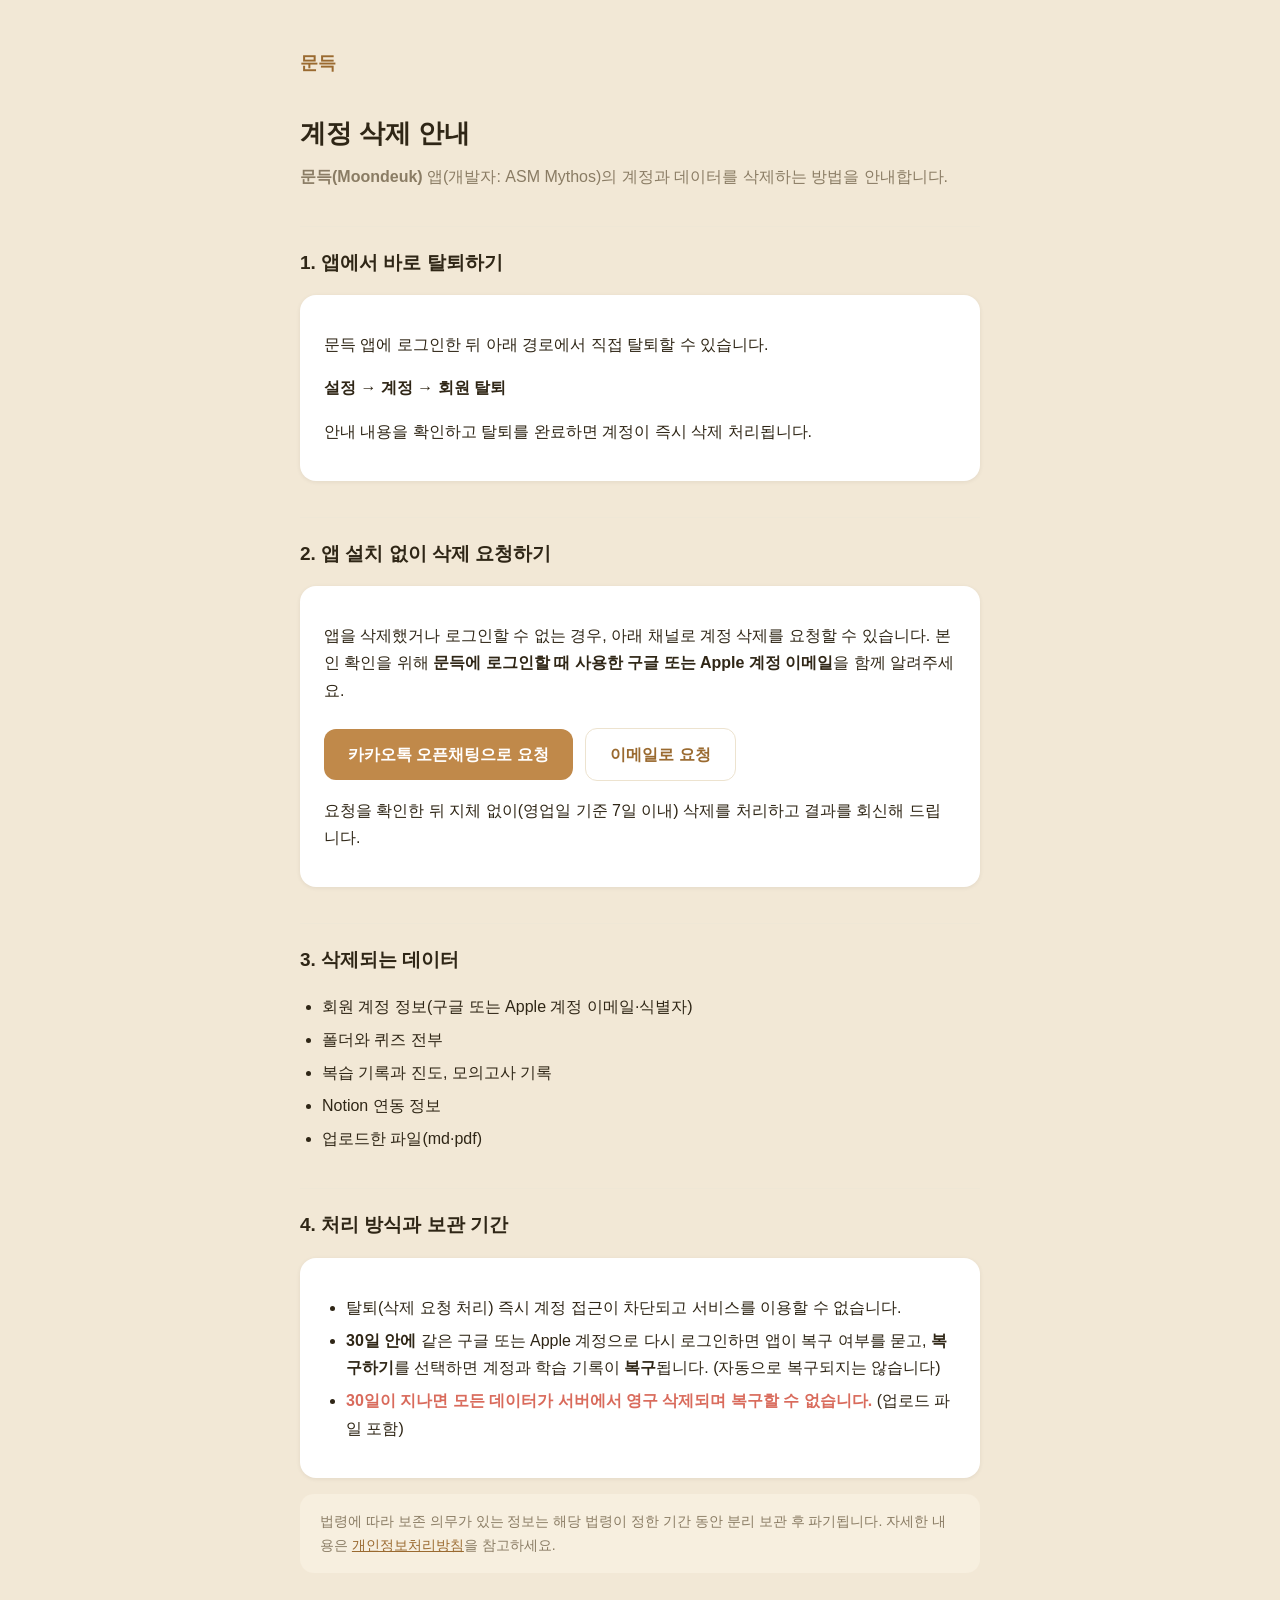
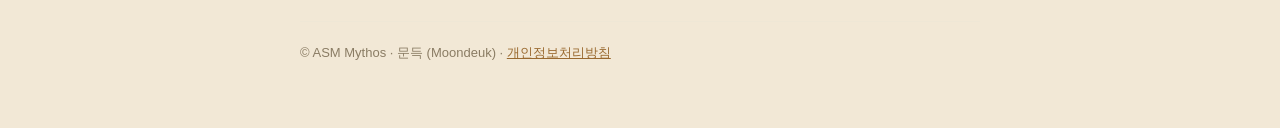
<file: account-deletion.html>
<!doctype html>
<html lang="ko">
<head>
  <meta charset="utf-8">
  <meta name="viewport" content="width=device-width, initial-scale=1">
  <title>계정 삭제 안내 — 문득 (Moondeuk)</title>
  <meta name="description" content="문득(Moondeuk) 계정과 학습 데이터를 삭제하는 방법 — 앱 내 탈퇴 경로, 앱 없이 요청하는 채널, 30일 유예 기간을 안내합니다.">
  <link rel="canonical" href="https://moondeuk.kr/account-deletion.html">
  <link rel="stylesheet" href="style.css">
</head>
<body>
  <div class="wrap">
    <header class="site"><a href="./">문득</a></header>

    <h1>계정 삭제 안내</h1>
    <p class="lead">
      <strong>문득(Moondeuk)</strong> 앱(개발자: ASM Mythos)의 계정과 데이터를 삭제하는 방법을 안내합니다.
    </p>

    <h2>1. 앱에서 바로 탈퇴하기</h2>
    <div class="card">
      <p>문득 앱에 로그인한 뒤 아래 경로에서 직접 탈퇴할 수 있습니다.</p>
      <p><strong>설정 → 계정 → 회원 탈퇴</strong></p>
      <p>안내 내용을 확인하고 탈퇴를 완료하면 계정이 즉시 삭제 처리됩니다.</p>
    </div>

    <h2>2. 앱 설치 없이 삭제 요청하기</h2>
    <div class="card">
      <p>
        앱을 삭제했거나 로그인할 수 없는 경우, 아래 채널로 계정 삭제를 요청할 수 있습니다.
        본인 확인을 위해 <strong>문득에 로그인할 때 사용한 구글 또는 Apple 계정 이메일</strong>을 함께 알려주세요.
      </p>
      <p>
        <a class="btn" href="https://open.kakao.com/o/gqKtfJLi">카카오톡 오픈채팅으로 요청</a>
        <a class="btn secondary" href="mailto:asm.mythos@gmail.com?subject=%5B%EB%AC%B8%EB%93%9D%5D%20%EA%B3%84%EC%A0%95%20%EC%82%AD%EC%A0%9C%20%EC%9A%94%EC%B2%AD">이메일로 요청</a>
      </p>
      <p>요청을 확인한 뒤 지체 없이(영업일 기준 7일 이내) 삭제를 처리하고 결과를 회신해 드립니다.</p>
    </div>

    <h2>3. 삭제되는 데이터</h2>
    <ul>
      <li>회원 계정 정보(구글 또는 Apple 계정 이메일·식별자)</li>
      <li>폴더와 퀴즈 전부</li>
      <li>복습 기록과 진도, 모의고사 기록</li>
      <li>Notion 연동 정보</li>
      <li>업로드한 파일(md·pdf)</li>
    </ul>

    <h2>4. 처리 방식과 보관 기간</h2>
    <div class="card">
      <ul>
        <li>탈퇴(삭제 요청 처리) 즉시 계정 접근이 차단되고 서비스를 이용할 수 없습니다.</li>
        <li><strong>30일 안에</strong> 같은 구글 또는 Apple 계정으로 다시 로그인하면 앱이 복구 여부를 묻고, <strong>복구하기</strong>를 선택하면 계정과 학습 기록이 <strong>복구</strong>됩니다. (자동으로 복구되지는 않습니다)</li>
        <li><span class="danger">30일이 지나면 모든 데이터가 서버에서 영구 삭제되며 복구할 수 없습니다.</span> (업로드 파일 포함)</li>
      </ul>
    </div>

    <div class="notice">
      법령에 따라 보존 의무가 있는 정보는 해당 법령이 정한 기간 동안 분리 보관 후 파기됩니다.
      자세한 내용은 <a href="privacy.html">개인정보처리방침</a>을 참고하세요.
    </div>

    <footer class="site">© ASM Mythos · 문득 (Moondeuk) · <a href="privacy.html">개인정보처리방침</a></footer>
  </div>
</body>
</html>
</file>
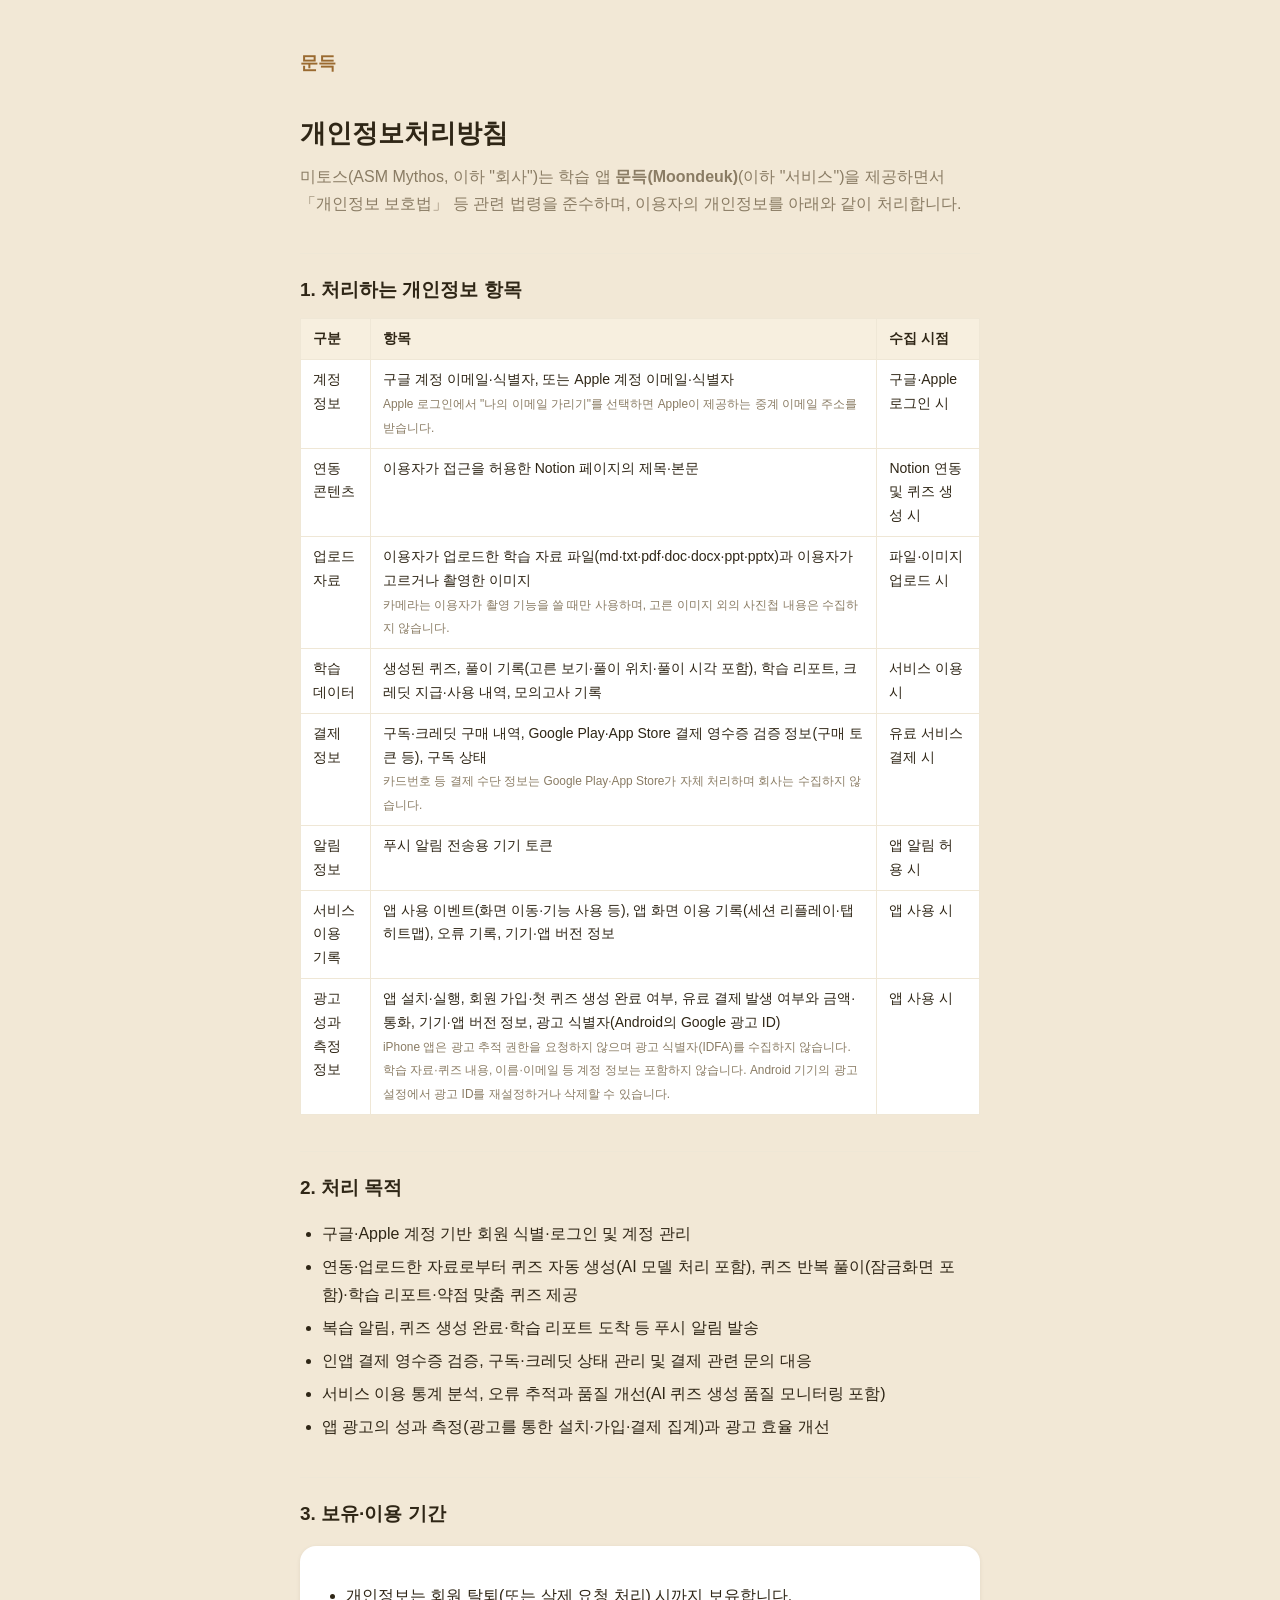
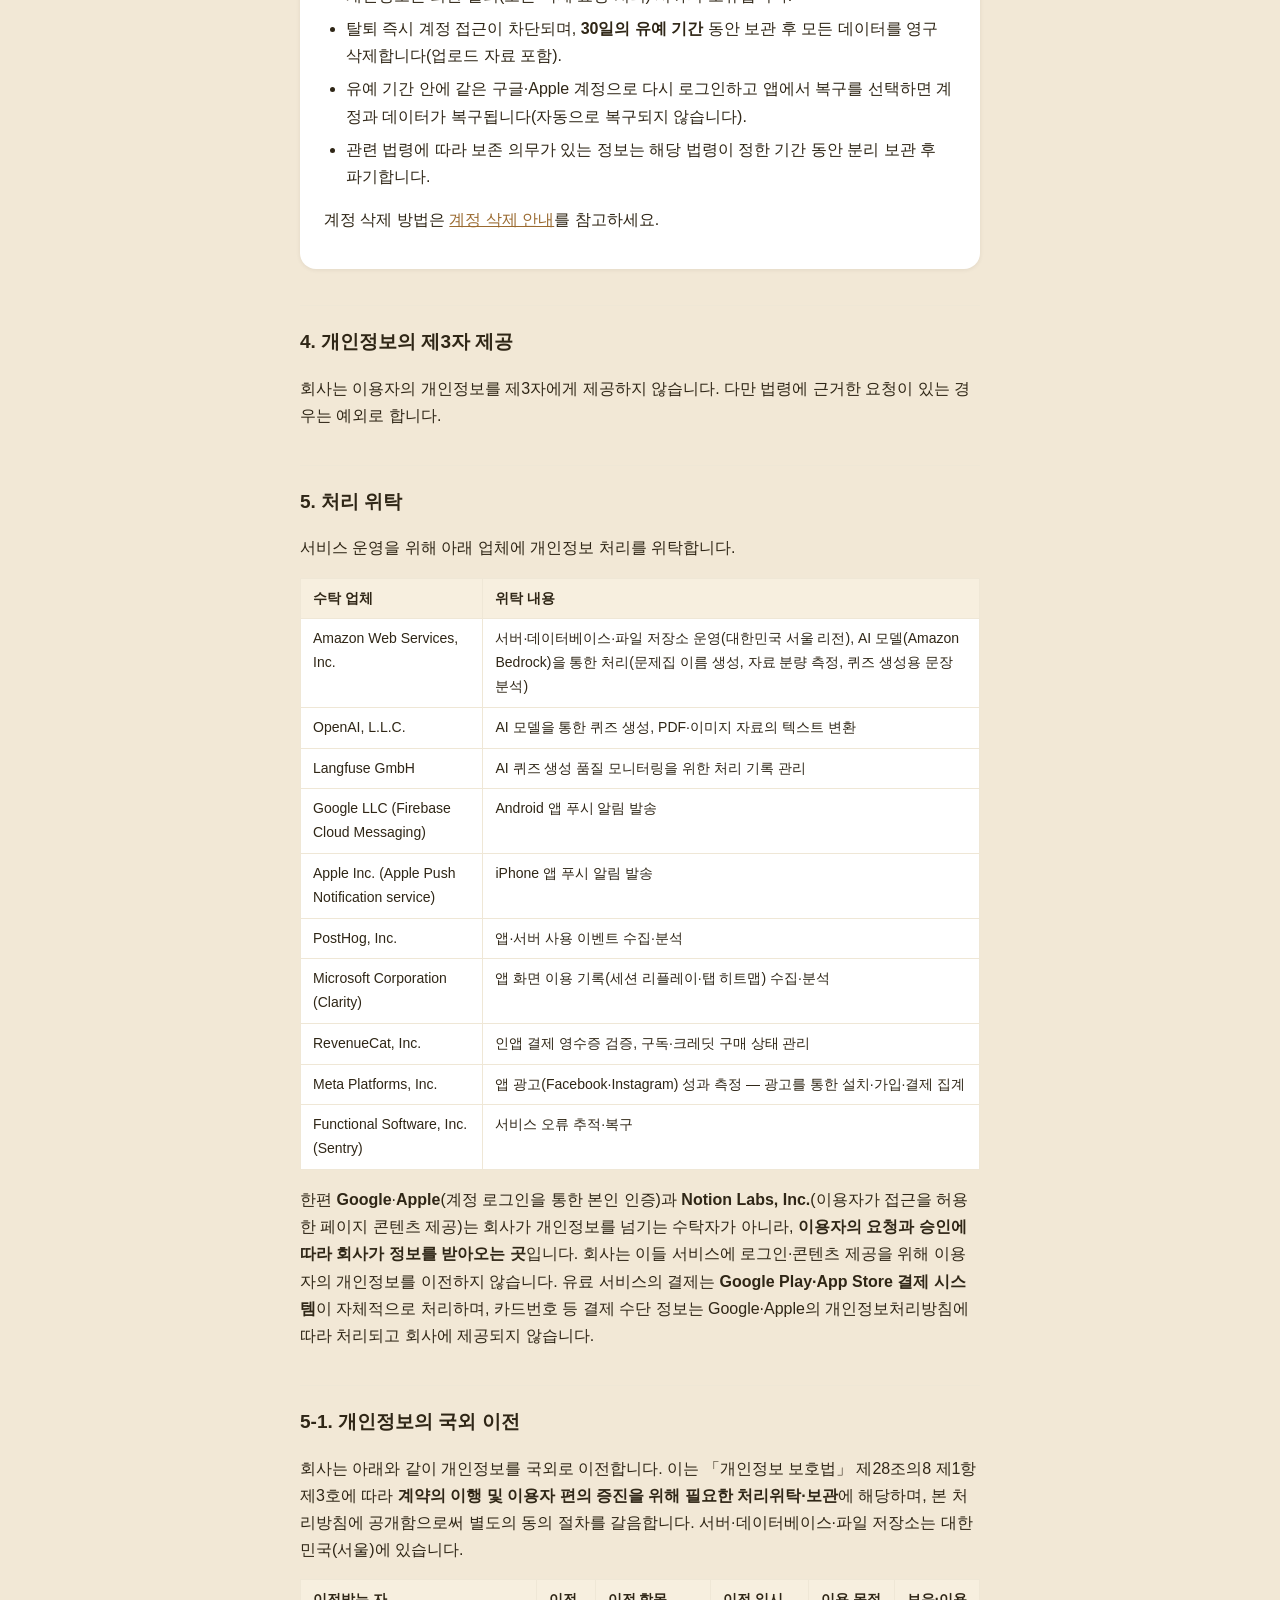
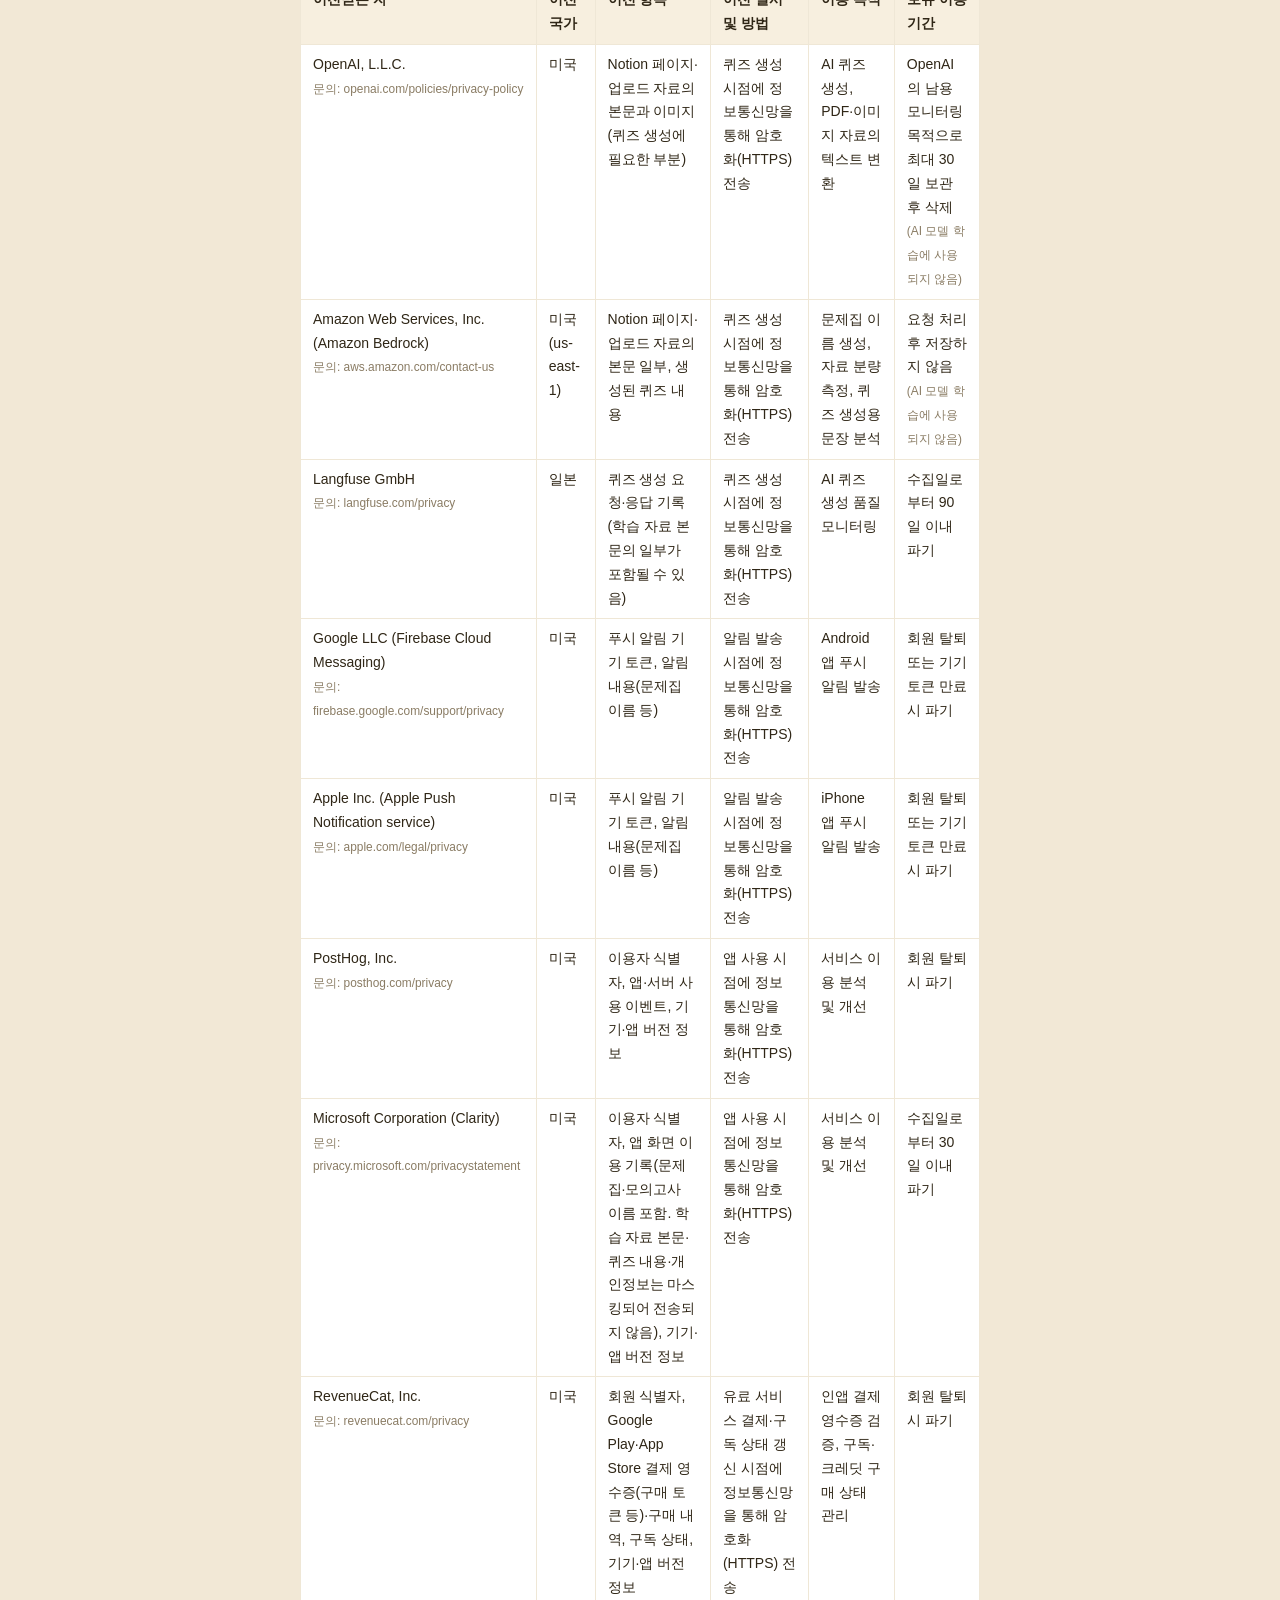
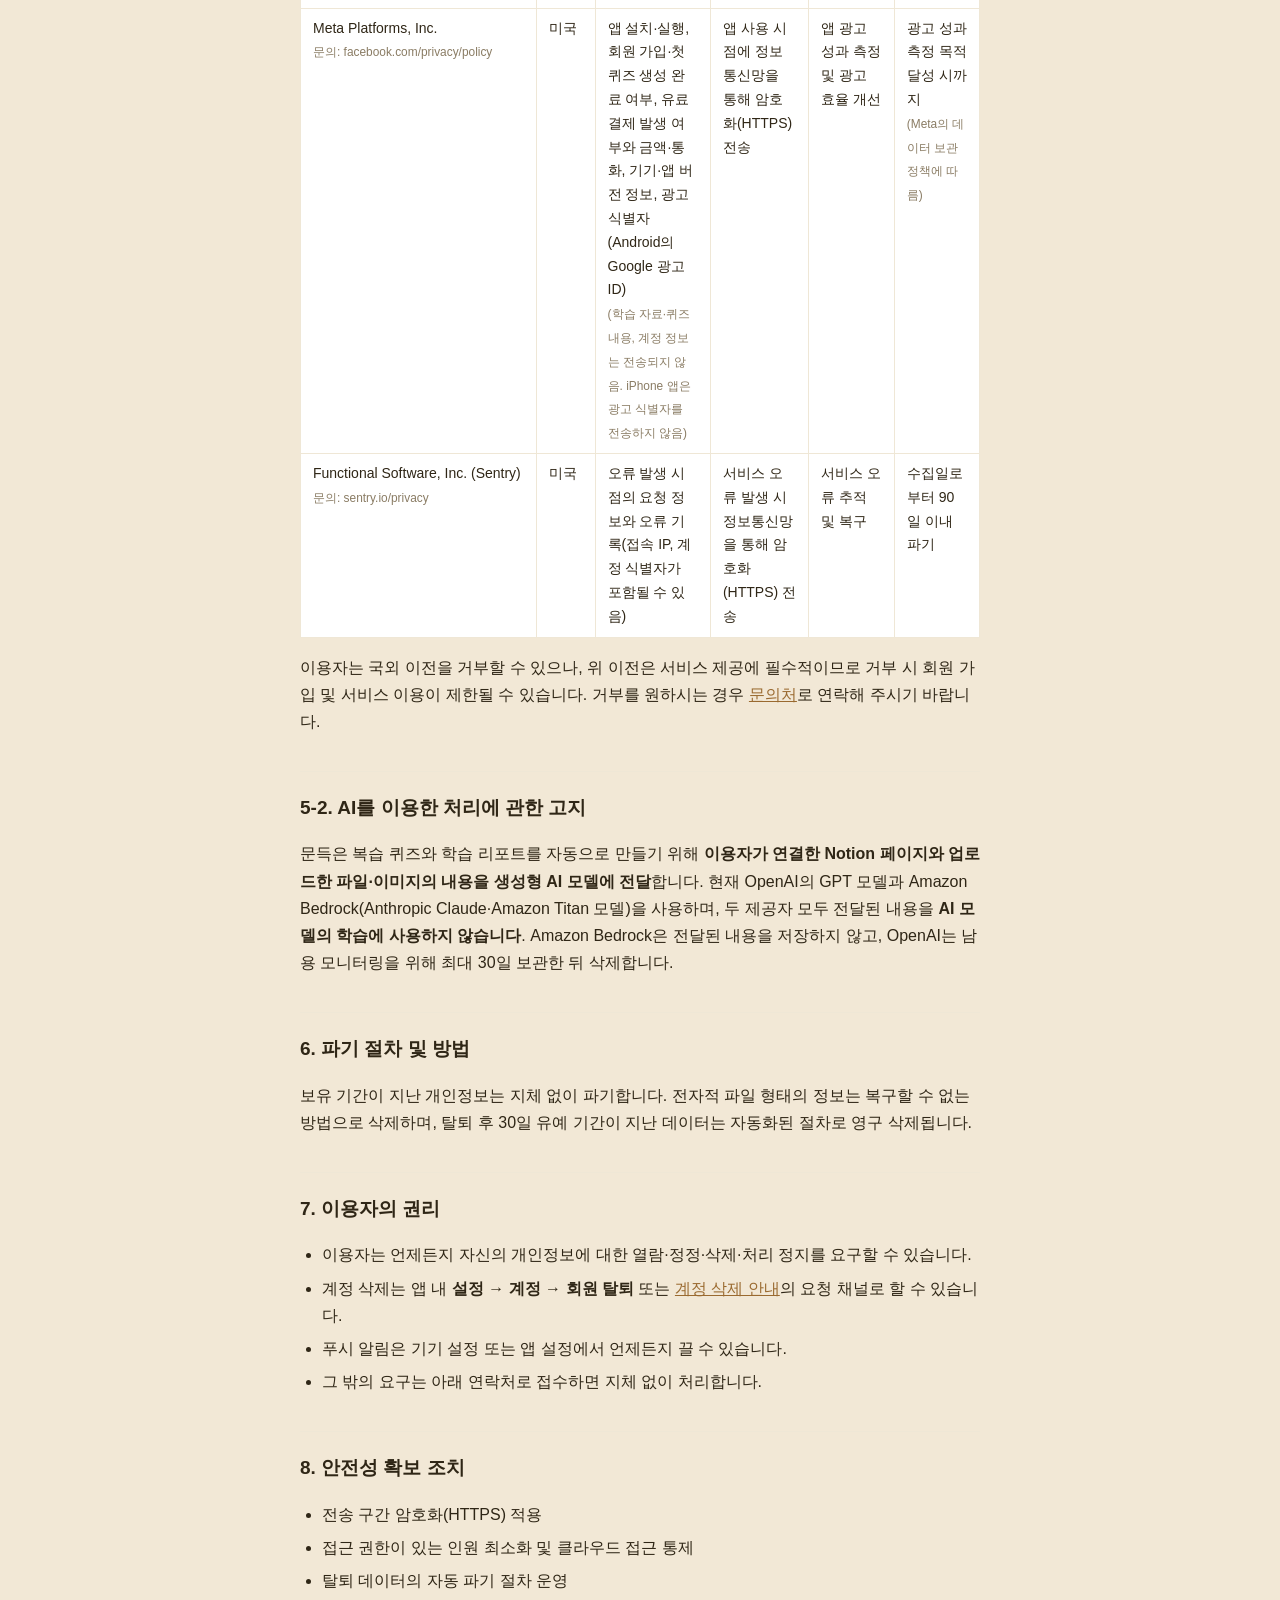
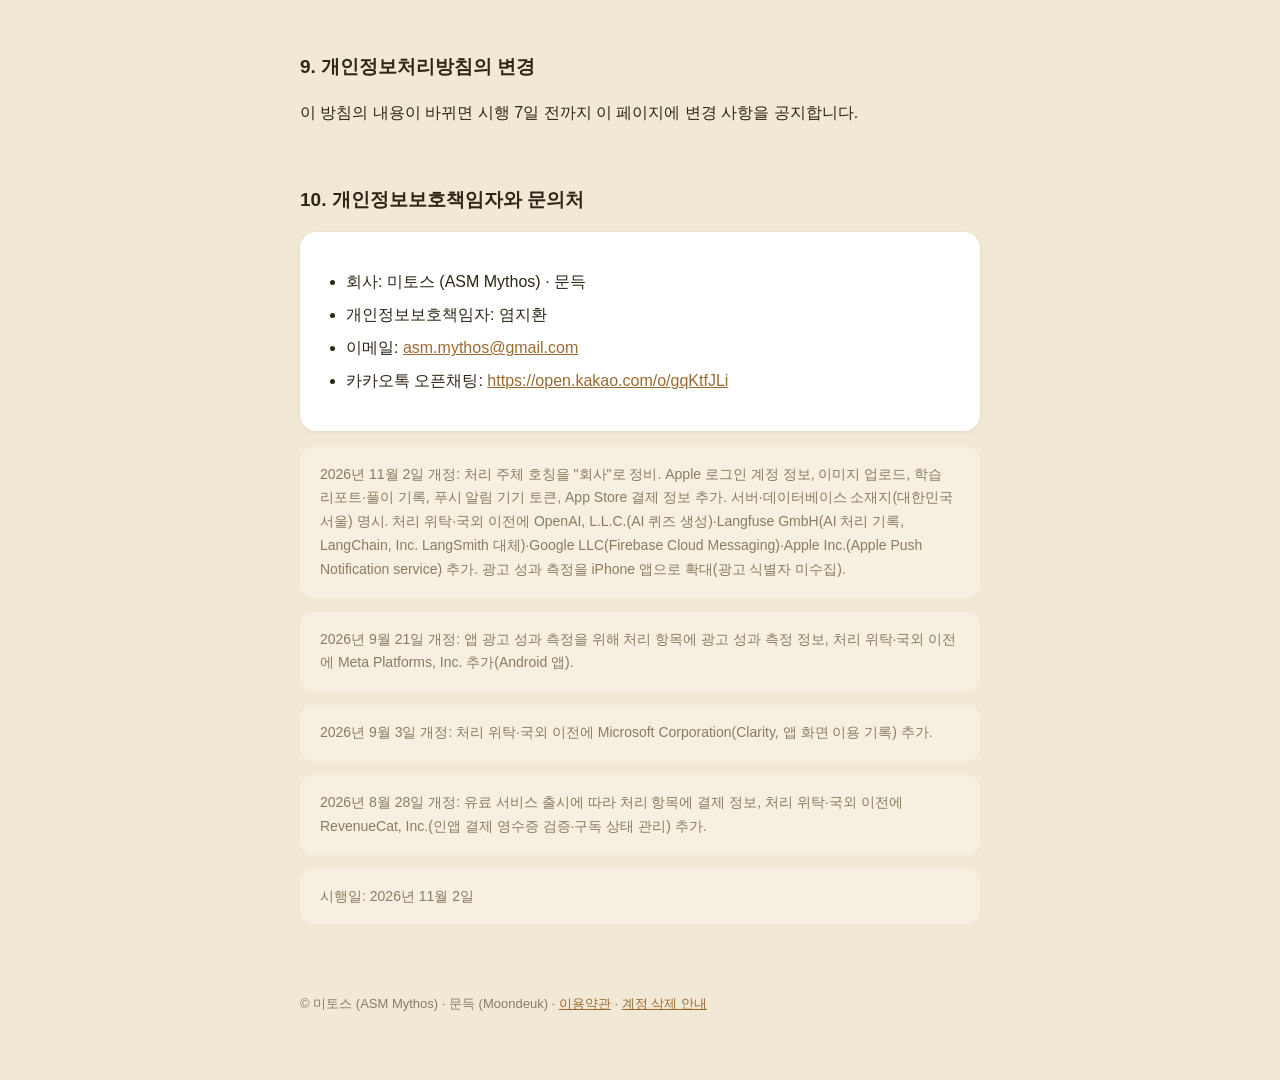
<file: privacy.html>
<!doctype html>
<html lang="ko">
<head>
  <meta charset="utf-8">
  <meta name="viewport" content="width=device-width, initial-scale=1">
  <title>개인정보처리방침 — 문득 (Moondeuk)</title>
  <meta name="description" content="문득(Moondeuk)의 개인정보처리방침 — 수집하는 개인정보 항목, 이용 목적, 보유 기간, 처리 위탁·국외 이전, 이용자의 권리를 안내합니다.">
  <link rel="canonical" href="https://moondeuk.kr/privacy.html">
  <link rel="stylesheet" href="style.css">
</head>
<body>
  <div class="wrap">
    <header class="site"><a href="./">문득</a></header>

    <h1>개인정보처리방침</h1>
    <p class="lead">
      미토스(ASM Mythos, 이하 "회사")는 학습 앱 <strong>문득(Moondeuk)</strong>(이하 "서비스")을 제공하면서
      「개인정보 보호법」 등 관련 법령을 준수하며, 이용자의 개인정보를 아래와 같이 처리합니다.
    </p>

    <h2>1. 처리하는 개인정보 항목</h2>
    <table>
      <tr><th>구분</th><th>항목</th><th>수집 시점</th></tr>
      <tr>
        <td>계정 정보</td>
        <td>구글 계정 이메일·식별자, 또는 Apple 계정 이메일·식별자<br>
          <span class="muted">Apple 로그인에서 "나의 이메일 가리기"를 선택하면 Apple이 제공하는 중계 이메일 주소를 받습니다.</span></td>
        <td>구글·Apple 로그인 시</td>
      </tr>
      <tr>
        <td>연동 콘텐츠</td>
        <td>이용자가 접근을 허용한 Notion 페이지의 제목·본문</td>
        <td>Notion 연동 및 퀴즈 생성 시</td>
      </tr>
      <tr>
        <td>업로드 자료</td>
        <td>이용자가 업로드한 학습 자료 파일(md·txt·pdf·doc·docx·ppt·pptx)과 이용자가 고르거나 촬영한 이미지<br>
          <span class="muted">카메라는 이용자가 촬영 기능을 쓸 때만 사용하며, 고른 이미지 외의 사진첩 내용은 수집하지 않습니다.</span></td>
        <td>파일·이미지 업로드 시</td>
      </tr>
      <tr>
        <td>학습 데이터</td>
        <td>생성된 퀴즈, 풀이 기록(고른 보기·풀이 위치·풀이 시각 포함), 학습 리포트, 크레딧 지급·사용 내역, 모의고사 기록</td>
        <td>서비스 이용 시</td>
      </tr>
      <tr>
        <td>결제 정보</td>
        <td>구독·크레딧 구매 내역, Google Play·App Store 결제 영수증 검증 정보(구매 토큰 등), 구독 상태<br>
          <span class="muted">카드번호 등 결제 수단 정보는 Google Play·App Store가 자체 처리하며 회사는 수집하지 않습니다.</span></td>
        <td>유료 서비스 결제 시</td>
      </tr>
      <tr>
        <td>알림 정보</td>
        <td>푸시 알림 전송용 기기 토큰</td>
        <td>앱 알림 허용 시</td>
      </tr>
      <tr>
        <td>서비스 이용 기록</td>
        <td>앱 사용 이벤트(화면 이동·기능 사용 등), 앱 화면 이용 기록(세션 리플레이·탭 히트맵), 오류 기록, 기기·앱 버전 정보</td>
        <td>앱 사용 시</td>
      </tr>
      <tr>
        <td>광고 성과 측정 정보</td>
        <td>앱 설치·실행, 회원 가입·첫 퀴즈 생성 완료 여부, 유료 결제 발생 여부와 금액·통화, 기기·앱 버전 정보, 광고 식별자(Android의 Google 광고 ID)<br>
          <span class="muted">iPhone 앱은 광고 추적 권한을 요청하지 않으며 광고 식별자(IDFA)를 수집하지 않습니다. 학습 자료·퀴즈 내용, 이름·이메일 등 계정 정보는 포함하지 않습니다. Android 기기의 광고 설정에서 광고 ID를 재설정하거나 삭제할 수 있습니다.</span></td>
        <td>앱 사용 시</td>
      </tr>
    </table>

    <h2>2. 처리 목적</h2>
    <ul>
      <li>구글·Apple 계정 기반 회원 식별·로그인 및 계정 관리</li>
      <li>연동·업로드한 자료로부터 퀴즈 자동 생성(AI 모델 처리 포함), 퀴즈 반복 풀이(잠금화면 포함)·학습 리포트·약점 맞춤 퀴즈 제공</li>
      <li>복습 알림, 퀴즈 생성 완료·학습 리포트 도착 등 푸시 알림 발송</li>
      <li>인앱 결제 영수증 검증, 구독·크레딧 상태 관리 및 결제 관련 문의 대응</li>
      <li>서비스 이용 통계 분석, 오류 추적과 품질 개선(AI 퀴즈 생성 품질 모니터링 포함)</li>
      <li>앱 광고의 성과 측정(광고를 통한 설치·가입·결제 집계)과 광고 효율 개선</li>
    </ul>

    <h2>3. 보유·이용 기간</h2>
    <div class="card">
      <ul>
        <li>개인정보는 회원 탈퇴(또는 삭제 요청 처리) 시까지 보유합니다.</li>
        <li>탈퇴 즉시 계정 접근이 차단되며, <strong>30일의 유예 기간</strong> 동안 보관 후 모든 데이터를 영구 삭제합니다(업로드 자료 포함).</li>
        <li>유예 기간 안에 같은 구글·Apple 계정으로 다시 로그인하고 앱에서 복구를 선택하면 계정과 데이터가 복구됩니다(자동으로 복구되지 않습니다).</li>
        <li>관련 법령에 따라 보존 의무가 있는 정보는 해당 법령이 정한 기간 동안 분리 보관 후 파기합니다.</li>
      </ul>
      <p>계정 삭제 방법은 <a href="account-deletion.html">계정 삭제 안내</a>를 참고하세요.</p>
    </div>

    <h2>4. 개인정보의 제3자 제공</h2>
    <p>회사는 이용자의 개인정보를 제3자에게 제공하지 않습니다. 다만 법령에 근거한 요청이 있는 경우는 예외로 합니다.</p>

    <h2>5. 처리 위탁</h2>
    <p>서비스 운영을 위해 아래 업체에 개인정보 처리를 위탁합니다.</p>
    <table>
      <tr><th>수탁 업체</th><th>위탁 내용</th></tr>
      <tr><td>Amazon Web Services, Inc.</td><td>서버·데이터베이스·파일 저장소 운영(대한민국 서울 리전), AI 모델(Amazon Bedrock)을 통한 처리(문제집 이름 생성, 자료 분량 측정, 퀴즈 생성용 문장 분석)</td></tr>
      <tr><td>OpenAI, L.L.C.</td><td>AI 모델을 통한 퀴즈 생성, PDF·이미지 자료의 텍스트 변환</td></tr>
      <tr><td>Langfuse GmbH</td><td>AI 퀴즈 생성 품질 모니터링을 위한 처리 기록 관리</td></tr>
      <tr><td>Google LLC (Firebase Cloud Messaging)</td><td>Android 앱 푸시 알림 발송</td></tr>
      <tr><td>Apple Inc. (Apple Push Notification service)</td><td>iPhone 앱 푸시 알림 발송</td></tr>
      <tr><td>PostHog, Inc.</td><td>앱·서버 사용 이벤트 수집·분석</td></tr>
      <tr><td>Microsoft Corporation (Clarity)</td><td>앱 화면 이용 기록(세션 리플레이·탭 히트맵) 수집·분석</td></tr>
      <tr><td>RevenueCat, Inc.</td><td>인앱 결제 영수증 검증, 구독·크레딧 구매 상태 관리</td></tr>
      <tr><td>Meta Platforms, Inc.</td><td>앱 광고(Facebook·Instagram) 성과 측정 — 광고를 통한 설치·가입·결제 집계</td></tr>
      <tr><td>Functional Software, Inc. (Sentry)</td><td>서비스 오류 추적·복구</td></tr>
    </table>
    <p>
      한편 <strong>Google</strong>·<strong>Apple</strong>(계정 로그인을 통한 본인 인증)과 <strong>Notion Labs, Inc.</strong>(이용자가 접근을
      허용한 페이지 콘텐츠 제공)는 회사가 개인정보를 넘기는 수탁자가 아니라, <strong>이용자의 요청과 승인에 따라 회사가
      정보를 받아오는 곳</strong>입니다. 회사는 이들 서비스에 로그인·콘텐츠 제공을 위해 이용자의 개인정보를 이전하지 않습니다.
      유료 서비스의 결제는 <strong>Google Play·App Store 결제 시스템</strong>이 자체적으로 처리하며, 카드번호 등 결제 수단
      정보는 Google·Apple의 개인정보처리방침에 따라 처리되고 회사에 제공되지 않습니다.
    </p>

    <h2>5-1. 개인정보의 국외 이전</h2>
    <p>
      회사는 아래와 같이 개인정보를 국외로 이전합니다. 이는 「개인정보 보호법」 제28조의8 제1항 제3호에 따라
      <strong>계약의 이행 및 이용자 편의 증진을 위해 필요한 처리위탁·보관</strong>에 해당하며, 본 처리방침에 공개함으로써
      별도의 동의 절차를 갈음합니다. 서버·데이터베이스·파일 저장소는 대한민국(서울)에 있습니다.
    </p>
    <table>
      <tr>
        <th>이전받는 자</th><th>이전 국가</th><th>이전 항목</th>
        <th>이전 일시 및 방법</th><th>이용 목적</th><th>보유·이용 기간</th>
      </tr>
      <tr>
        <td>OpenAI, L.L.C.<br><span class="muted">문의: openai.com/policies/privacy-policy</span></td>
        <td>미국</td>
        <td>Notion 페이지·업로드 자료의 본문과 이미지(퀴즈 생성에 필요한 부분)</td>
        <td>퀴즈 생성 시점에 정보통신망을 통해 암호화(HTTPS) 전송</td>
        <td>AI 퀴즈 생성, PDF·이미지 자료의 텍스트 변환</td>
        <td>OpenAI의 남용 모니터링 목적으로 최대 30일 보관 후 삭제<br><span class="muted">(AI 모델 학습에 사용되지 않음)</span></td>
      </tr>
      <tr>
        <td>Amazon Web Services, Inc. (Amazon Bedrock)<br><span class="muted">문의: aws.amazon.com/contact-us</span></td>
        <td>미국 (us-east-1)</td>
        <td>Notion 페이지·업로드 자료의 본문 일부, 생성된 퀴즈 내용</td>
        <td>퀴즈 생성 시점에 정보통신망을 통해 암호화(HTTPS) 전송</td>
        <td>문제집 이름 생성, 자료 분량 측정, 퀴즈 생성용 문장 분석</td>
        <td>요청 처리 후 저장하지 않음<br><span class="muted">(AI 모델 학습에 사용되지 않음)</span></td>
      </tr>
      <tr>
        <td>Langfuse GmbH<br><span class="muted">문의: langfuse.com/privacy</span></td>
        <td>일본</td>
        <td>퀴즈 생성 요청·응답 기록(학습 자료 본문의 일부가 포함될 수 있음)</td>
        <td>퀴즈 생성 시점에 정보통신망을 통해 암호화(HTTPS) 전송</td>
        <td>AI 퀴즈 생성 품질 모니터링</td>
        <td>수집일로부터 90일 이내 파기</td>
      </tr>
      <tr>
        <td>Google LLC (Firebase Cloud Messaging)<br><span class="muted">문의: firebase.google.com/support/privacy</span></td>
        <td>미국</td>
        <td>푸시 알림 기기 토큰, 알림 내용(문제집 이름 등)</td>
        <td>알림 발송 시점에 정보통신망을 통해 암호화(HTTPS) 전송</td>
        <td>Android 앱 푸시 알림 발송</td>
        <td>회원 탈퇴 또는 기기 토큰 만료 시 파기</td>
      </tr>
      <tr>
        <td>Apple Inc. (Apple Push Notification service)<br><span class="muted">문의: apple.com/legal/privacy</span></td>
        <td>미국</td>
        <td>푸시 알림 기기 토큰, 알림 내용(문제집 이름 등)</td>
        <td>알림 발송 시점에 정보통신망을 통해 암호화(HTTPS) 전송</td>
        <td>iPhone 앱 푸시 알림 발송</td>
        <td>회원 탈퇴 또는 기기 토큰 만료 시 파기</td>
      </tr>
      <tr>
        <td>PostHog, Inc.<br><span class="muted">문의: posthog.com/privacy</span></td>
        <td>미국</td>
        <td>이용자 식별자, 앱·서버 사용 이벤트, 기기·앱 버전 정보</td>
        <td>앱 사용 시점에 정보통신망을 통해 암호화(HTTPS) 전송</td>
        <td>서비스 이용 분석 및 개선</td>
        <td>회원 탈퇴 시 파기</td>
      </tr>
      <tr>
        <td>Microsoft Corporation (Clarity)<br><span class="muted">문의: privacy.microsoft.com/privacystatement</span></td>
        <td>미국</td>
        <td>이용자 식별자, 앱 화면 이용 기록(문제집·모의고사 이름 포함. 학습 자료 본문·퀴즈 내용·개인정보는 마스킹되어 전송되지 않음), 기기·앱 버전 정보</td>
        <td>앱 사용 시점에 정보통신망을 통해 암호화(HTTPS) 전송</td>
        <td>서비스 이용 분석 및 개선</td>
        <td>수집일로부터 30일 이내 파기</td>
      </tr>
      <tr>
        <td>RevenueCat, Inc.<br><span class="muted">문의: revenuecat.com/privacy</span></td>
        <td>미국</td>
        <td>회원 식별자, Google Play·App Store 결제 영수증(구매 토큰 등)·구매 내역, 구독 상태, 기기·앱 버전 정보</td>
        <td>유료 서비스 결제·구독 상태 갱신 시점에 정보통신망을 통해 암호화(HTTPS) 전송</td>
        <td>인앱 결제 영수증 검증, 구독·크레딧 구매 상태 관리</td>
        <td>회원 탈퇴 시 파기</td>
      </tr>
      <tr>
        <td>Meta Platforms, Inc.<br><span class="muted">문의: facebook.com/privacy/policy</span></td>
        <td>미국</td>
        <td>앱 설치·실행, 회원 가입·첫 퀴즈 생성 완료 여부, 유료 결제 발생 여부와 금액·통화, 기기·앱 버전 정보, 광고 식별자(Android의 Google 광고 ID)<br><span class="muted">(학습 자료·퀴즈 내용, 계정 정보는 전송되지 않음. iPhone 앱은 광고 식별자를 전송하지 않음)</span></td>
        <td>앱 사용 시점에 정보통신망을 통해 암호화(HTTPS) 전송</td>
        <td>앱 광고 성과 측정 및 광고 효율 개선</td>
        <td>광고 성과 측정 목적 달성 시까지<br><span class="muted">(Meta의 데이터 보관 정책에 따름)</span></td>
      </tr>
      <tr>
        <td>Functional Software, Inc. (Sentry)<br><span class="muted">문의: sentry.io/privacy</span></td>
        <td>미국</td>
        <td>오류 발생 시점의 요청 정보와 오류 기록(접속 IP, 계정 식별자가 포함될 수 있음)</td>
        <td>서비스 오류 발생 시 정보통신망을 통해 암호화(HTTPS) 전송</td>
        <td>서비스 오류 추적 및 복구</td>
        <td>수집일로부터 90일 이내 파기</td>
      </tr>
    </table>
    <p>
      이용자는 국외 이전을 거부할 수 있으나, 위 이전은 서비스 제공에 필수적이므로 거부 시 회원 가입 및 서비스 이용이
      제한될 수 있습니다. 거부를 원하시는 경우 <a href="#contact">문의처</a>로 연락해 주시기 바랍니다.
    </p>

    <h2>5-2. AI를 이용한 처리에 관한 고지</h2>
    <p>
      문득은 복습 퀴즈와 학습 리포트를 자동으로 만들기 위해 <strong>이용자가 연결한 Notion 페이지와 업로드한 파일·이미지의
      내용을 생성형 AI 모델에 전달</strong>합니다. 현재 OpenAI의 GPT 모델과 Amazon Bedrock(Anthropic Claude·Amazon Titan 모델)을
      사용하며, 두 제공자 모두 전달된 내용을 <strong>AI 모델의 학습에 사용하지 않습니다</strong>. Amazon Bedrock은 전달된 내용을
      저장하지 않고, OpenAI는 남용 모니터링을 위해 최대 30일 보관한 뒤 삭제합니다.
    </p>

    <h2>6. 파기 절차 및 방법</h2>
    <p>
      보유 기간이 지난 개인정보는 지체 없이 파기합니다. 전자적 파일 형태의 정보는 복구할 수 없는 방법으로
      삭제하며, 탈퇴 후 30일 유예 기간이 지난 데이터는 자동화된 절차로 영구 삭제됩니다.
    </p>

    <h2>7. 이용자의 권리</h2>
    <ul>
      <li>이용자는 언제든지 자신의 개인정보에 대한 열람·정정·삭제·처리 정지를 요구할 수 있습니다.</li>
      <li>계정 삭제는 앱 내 <strong>설정 → 계정 → 회원 탈퇴</strong> 또는 <a href="account-deletion.html">계정 삭제 안내</a>의 요청 채널로 할 수 있습니다.</li>
      <li>푸시 알림은 기기 설정 또는 앱 설정에서 언제든지 끌 수 있습니다.</li>
      <li>그 밖의 요구는 아래 연락처로 접수하면 지체 없이 처리합니다.</li>
    </ul>

    <h2>8. 안전성 확보 조치</h2>
    <ul>
      <li>전송 구간 암호화(HTTPS) 적용</li>
      <li>접근 권한이 있는 인원 최소화 및 클라우드 접근 통제</li>
      <li>탈퇴 데이터의 자동 파기 절차 운영</li>
    </ul>

    <h2>9. 개인정보처리방침의 변경</h2>
    <p>이 방침의 내용이 바뀌면 시행 7일 전까지 이 페이지에 변경 사항을 공지합니다.</p>

    <h2 id="contact">10. 개인정보보호책임자와 문의처</h2>
    <div class="card">
      <ul>
        <li>회사: 미토스 (ASM Mythos) · 문득</li>
        <li>개인정보보호책임자: 염지환</li>
        <li>이메일: <a href="mailto:asm.mythos@gmail.com">asm.mythos@gmail.com</a></li>
        <li>카카오톡 오픈채팅: <a href="https://open.kakao.com/o/gqKtfJLi">https://open.kakao.com/o/gqKtfJLi</a></li>
      </ul>
    </div>

    <p class="notice">2026년 11월 2일 개정: 처리 주체 호칭을 "회사"로 정비. Apple 로그인 계정 정보, 이미지 업로드, 학습 리포트·풀이 기록, 푸시 알림 기기 토큰, App Store 결제 정보 추가. 서버·데이터베이스 소재지(대한민국 서울) 명시. 처리 위탁·국외 이전에 OpenAI, L.L.C.(AI 퀴즈 생성)·Langfuse GmbH(AI 처리 기록, LangChain, Inc. LangSmith 대체)·Google LLC(Firebase Cloud Messaging)·Apple Inc.(Apple Push Notification service) 추가. 광고 성과 측정을 iPhone 앱으로 확대(광고 식별자 미수집).</p>
    <p class="notice">2026년 9월 21일 개정: 앱 광고 성과 측정을 위해 처리 항목에 광고 성과 측정 정보, 처리 위탁·국외 이전에 Meta Platforms, Inc. 추가(Android 앱).</p>
    <p class="notice">2026년 9월 3일 개정: 처리 위탁·국외 이전에 Microsoft Corporation(Clarity, 앱 화면 이용 기록) 추가.</p>
    <p class="notice">2026년 8월 28일 개정: 유료 서비스 출시에 따라 처리 항목에 결제 정보, 처리 위탁·국외 이전에 RevenueCat, Inc.(인앱 결제 영수증 검증·구독 상태 관리) 추가.</p>
    <p class="notice">시행일: 2026년 11월 2일</p>

    <footer class="site">© 미토스 (ASM Mythos) · 문득 (Moondeuk) · <a href="terms.html">이용약관</a> · <a href="account-deletion.html">계정 삭제 안내</a></footer>
  </div>
</body>
</html>
</file>
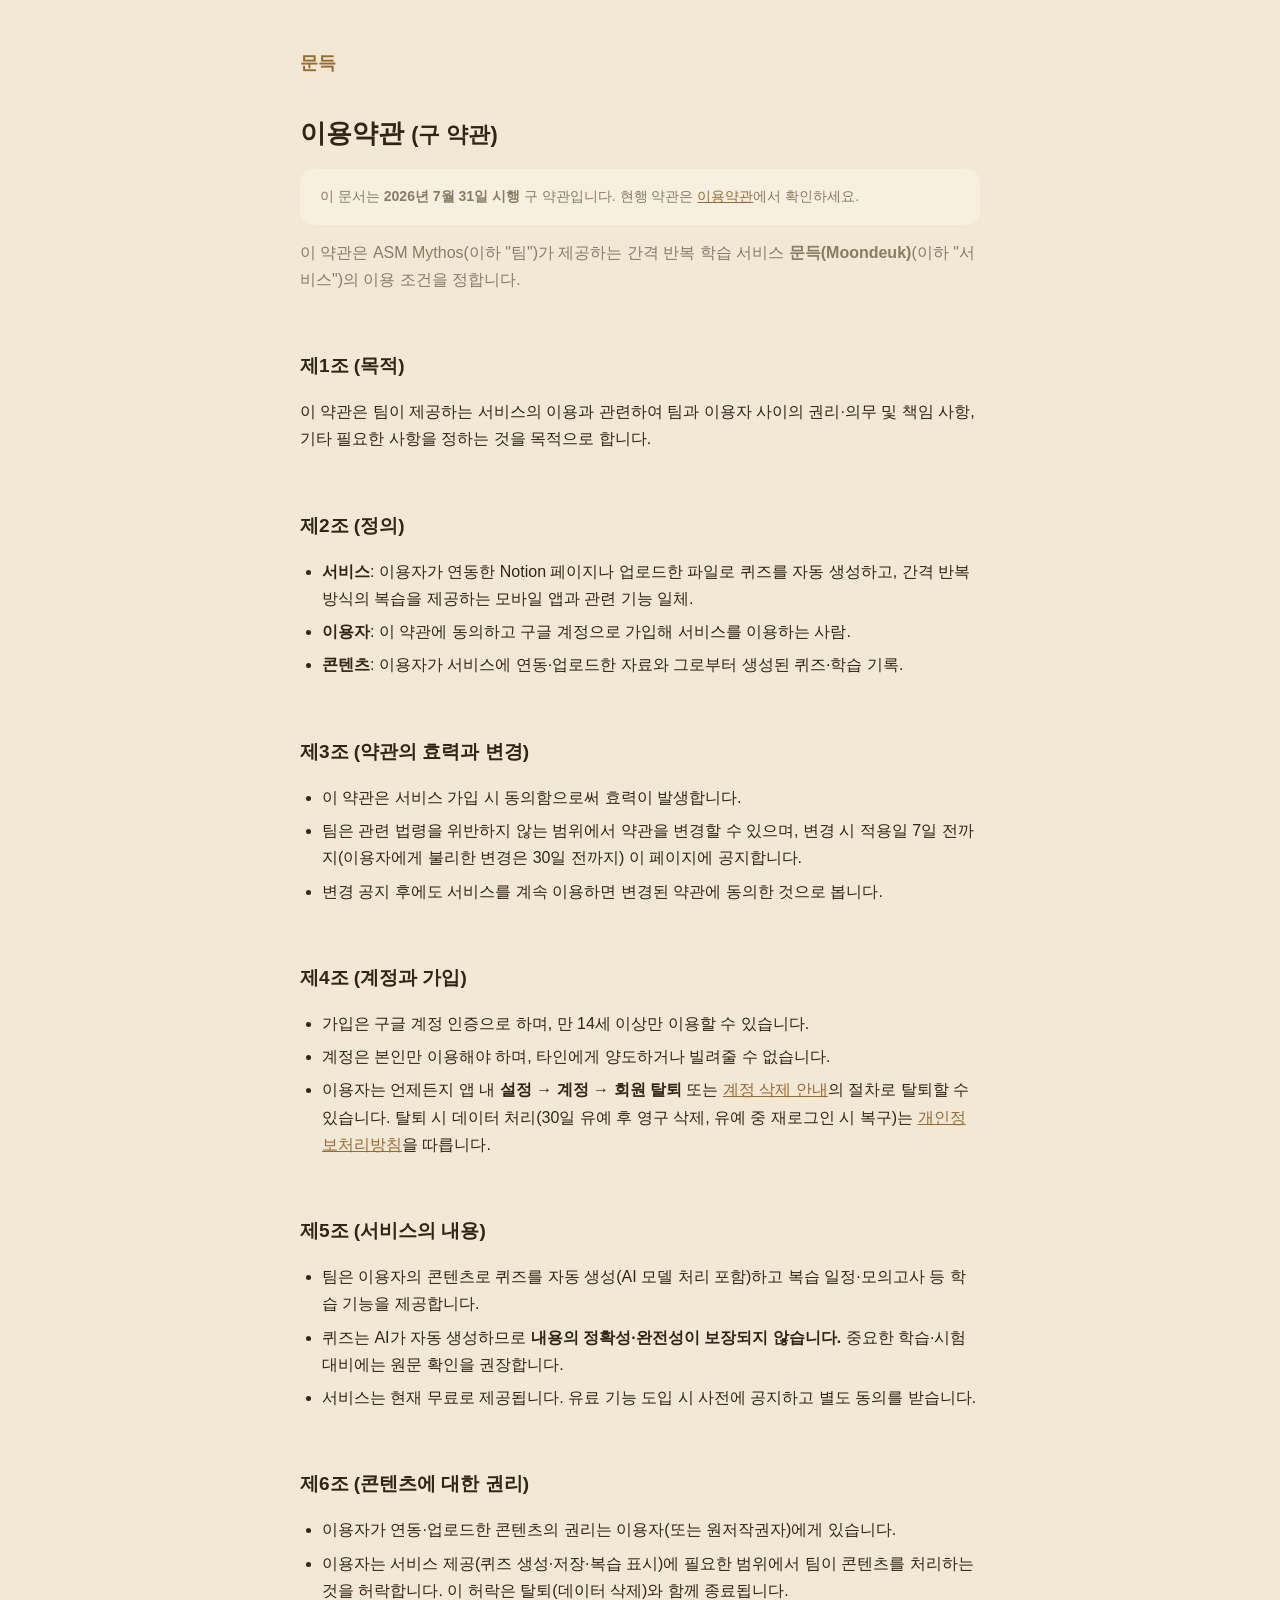
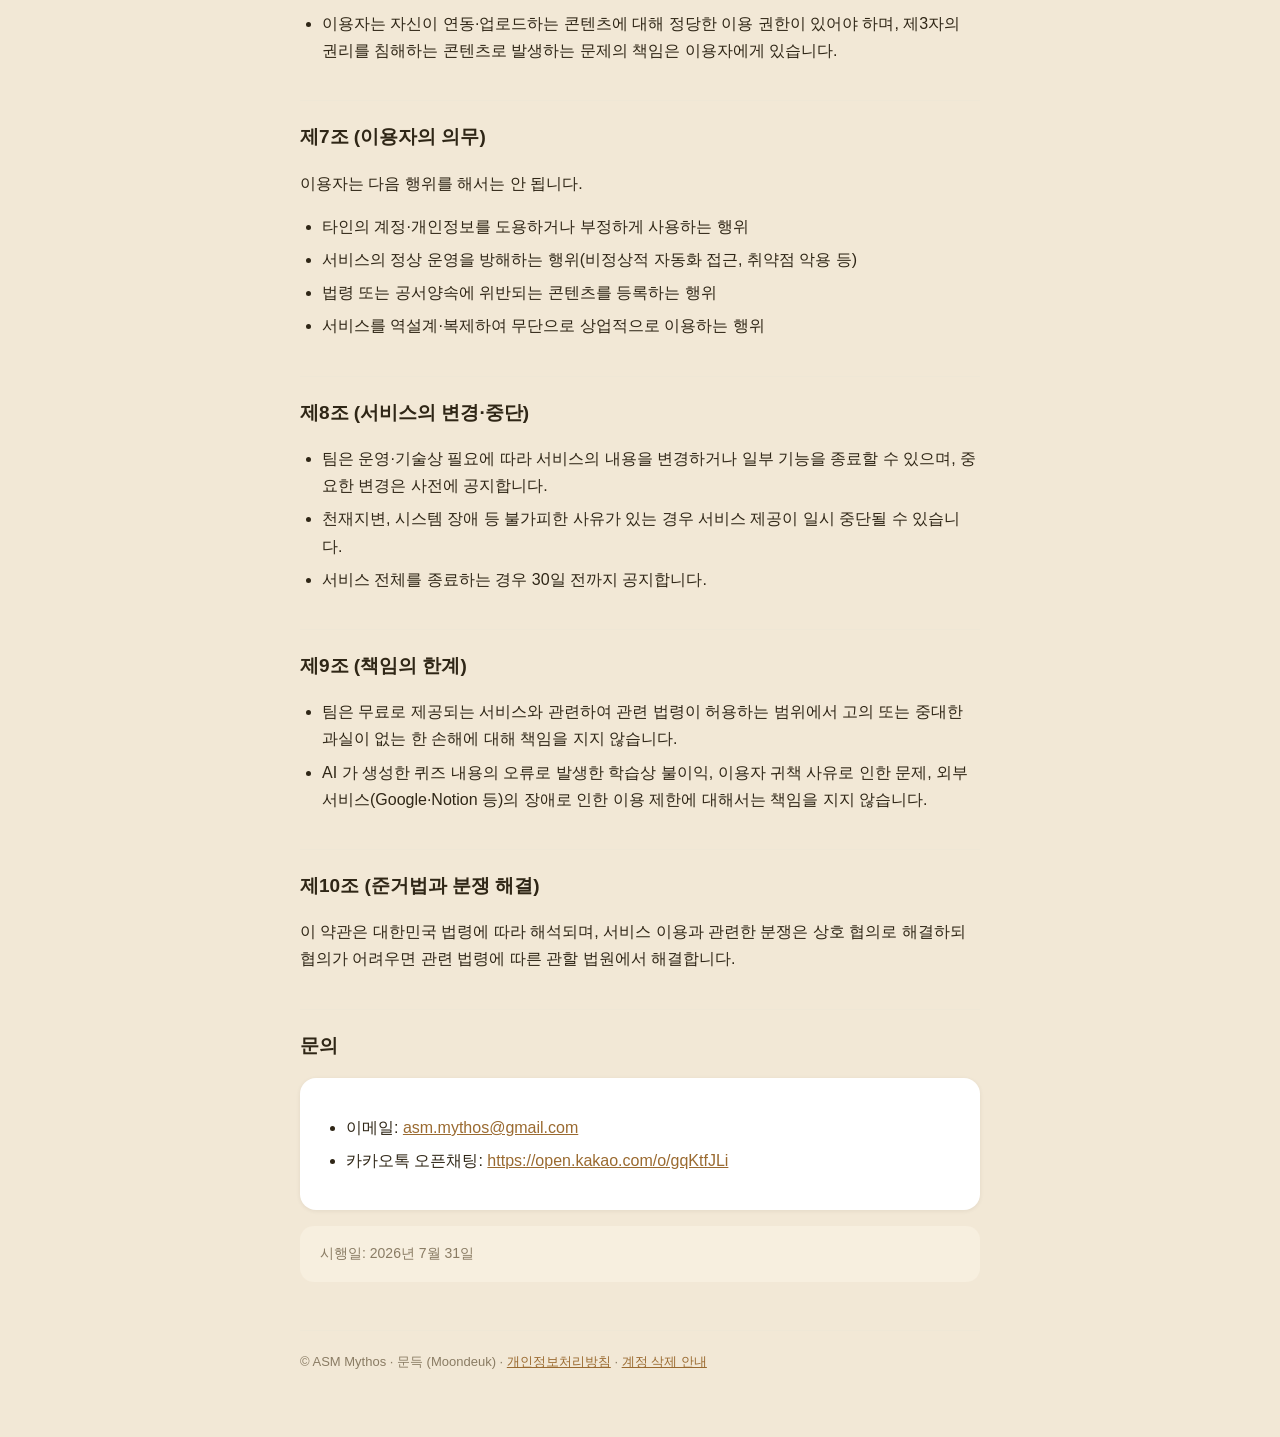
<file: terms-20260731.html>
<!doctype html>
<html lang="ko">
<head>
  <meta charset="utf-8">
  <meta name="viewport" content="width=device-width, initial-scale=1">
  <title>이용약관(구 약관, 2026-07-31 시행) — 문득 (Moondeuk)</title>
  <meta name="description" content="문득(Moondeuk) 앱의 서비스 이용약관">
  <link rel="stylesheet" href="style.css">
</head>
<body>
  <div class="wrap">
    <header class="site"><a href="./">문득</a></header>

    <h1>이용약관 <small>(구 약관)</small></h1>
    <p class="notice">이 문서는 <strong>2026년 7월 31일 시행</strong> 구 약관입니다. 현행 약관은 <a href="terms.html">이용약관</a>에서 확인하세요.</p>
    <p class="lead">
      이 약관은 ASM Mythos(이하 "팀")가 제공하는 간격 반복 학습 서비스
      <strong>문득(Moondeuk)</strong>(이하 "서비스")의 이용 조건을 정합니다.
    </p>

    <h2>제1조 (목적)</h2>
    <p>
      이 약관은 팀이 제공하는 서비스의 이용과 관련하여 팀과 이용자 사이의 권리·의무 및
      책임 사항, 기타 필요한 사항을 정하는 것을 목적으로 합니다.
    </p>

    <h2>제2조 (정의)</h2>
    <ul>
      <li><strong>서비스</strong>: 이용자가 연동한 Notion 페이지나 업로드한 파일로 퀴즈를 자동 생성하고, 간격 반복 방식의 복습을 제공하는 모바일 앱과 관련 기능 일체.</li>
      <li><strong>이용자</strong>: 이 약관에 동의하고 구글 계정으로 가입해 서비스를 이용하는 사람.</li>
      <li><strong>콘텐츠</strong>: 이용자가 서비스에 연동·업로드한 자료와 그로부터 생성된 퀴즈·학습 기록.</li>
    </ul>

    <h2>제3조 (약관의 효력과 변경)</h2>
    <ul>
      <li>이 약관은 서비스 가입 시 동의함으로써 효력이 발생합니다.</li>
      <li>팀은 관련 법령을 위반하지 않는 범위에서 약관을 변경할 수 있으며, 변경 시 적용일 7일 전까지(이용자에게 불리한 변경은 30일 전까지) 이 페이지에 공지합니다.</li>
      <li>변경 공지 후에도 서비스를 계속 이용하면 변경된 약관에 동의한 것으로 봅니다.</li>
    </ul>

    <h2>제4조 (계정과 가입)</h2>
    <ul>
      <li>가입은 구글 계정 인증으로 하며, 만 14세 이상만 이용할 수 있습니다.</li>
      <li>계정은 본인만 이용해야 하며, 타인에게 양도하거나 빌려줄 수 없습니다.</li>
      <li>이용자는 언제든지 앱 내 <strong>설정 → 계정 → 회원 탈퇴</strong> 또는 <a href="account-deletion.html">계정 삭제 안내</a>의 절차로 탈퇴할 수 있습니다. 탈퇴 시 데이터 처리(30일 유예 후 영구 삭제, 유예 중 재로그인 시 복구)는 <a href="privacy.html">개인정보처리방침</a>을 따릅니다.</li>
    </ul>

    <h2>제5조 (서비스의 내용)</h2>
    <ul>
      <li>팀은 이용자의 콘텐츠로 퀴즈를 자동 생성(AI 모델 처리 포함)하고 복습 일정·모의고사 등 학습 기능을 제공합니다.</li>
      <li>퀴즈는 AI가 자동 생성하므로 <strong>내용의 정확성·완전성이 보장되지 않습니다.</strong> 중요한 학습·시험 대비에는 원문 확인을 권장합니다.</li>
      <li>서비스는 현재 무료로 제공됩니다. 유료 기능 도입 시 사전에 공지하고 별도 동의를 받습니다.</li>
    </ul>

    <h2>제6조 (콘텐츠에 대한 권리)</h2>
    <ul>
      <li>이용자가 연동·업로드한 콘텐츠의 권리는 이용자(또는 원저작권자)에게 있습니다.</li>
      <li>이용자는 서비스 제공(퀴즈 생성·저장·복습 표시)에 필요한 범위에서 팀이 콘텐츠를 처리하는 것을 허락합니다. 이 허락은 탈퇴(데이터 삭제)와 함께 종료됩니다.</li>
      <li>이용자는 자신이 연동·업로드하는 콘텐츠에 대해 정당한 이용 권한이 있어야 하며, 제3자의 권리를 침해하는 콘텐츠로 발생하는 문제의 책임은 이용자에게 있습니다.</li>
    </ul>

    <h2>제7조 (이용자의 의무)</h2>
    <p>이용자는 다음 행위를 해서는 안 됩니다.</p>
    <ul>
      <li>타인의 계정·개인정보를 도용하거나 부정하게 사용하는 행위</li>
      <li>서비스의 정상 운영을 방해하는 행위(비정상적 자동화 접근, 취약점 악용 등)</li>
      <li>법령 또는 공서양속에 위반되는 콘텐츠를 등록하는 행위</li>
      <li>서비스를 역설계·복제하여 무단으로 상업적으로 이용하는 행위</li>
    </ul>

    <h2>제8조 (서비스의 변경·중단)</h2>
    <ul>
      <li>팀은 운영·기술상 필요에 따라 서비스의 내용을 변경하거나 일부 기능을 종료할 수 있으며, 중요한 변경은 사전에 공지합니다.</li>
      <li>천재지변, 시스템 장애 등 불가피한 사유가 있는 경우 서비스 제공이 일시 중단될 수 있습니다.</li>
      <li>서비스 전체를 종료하는 경우 30일 전까지 공지합니다.</li>
    </ul>

    <h2>제9조 (책임의 한계)</h2>
    <ul>
      <li>팀은 무료로 제공되는 서비스와 관련하여 관련 법령이 허용하는 범위에서 고의 또는 중대한 과실이 없는 한 손해에 대해 책임을 지지 않습니다.</li>
      <li>AI 가 생성한 퀴즈 내용의 오류로 발생한 학습상 불이익, 이용자 귀책 사유로 인한 문제, 외부 서비스(Google·Notion 등)의 장애로 인한 이용 제한에 대해서는 책임을 지지 않습니다.</li>
    </ul>

    <h2>제10조 (준거법과 분쟁 해결)</h2>
    <p>
      이 약관은 대한민국 법령에 따라 해석되며, 서비스 이용과 관련한 분쟁은 상호 협의로 해결하되
      협의가 어려우면 관련 법령에 따른 관할 법원에서 해결합니다.
    </p>

    <h2>문의</h2>
    <div class="card">
      <ul>
        <li>이메일: <a href="mailto:asm.mythos@gmail.com">asm.mythos@gmail.com</a></li>
        <li>카카오톡 오픈채팅: <a href="https://open.kakao.com/o/gqKtfJLi">https://open.kakao.com/o/gqKtfJLi</a></li>
      </ul>
    </div>

    <p class="notice">시행일: 2026년 7월 31일</p>

    <footer class="site">© ASM Mythos · 문득 (Moondeuk) · <a href="privacy.html">개인정보처리방침</a> · <a href="account-deletion.html">계정 삭제 안내</a></footer>
  </div>
</body>
</html>
</file>
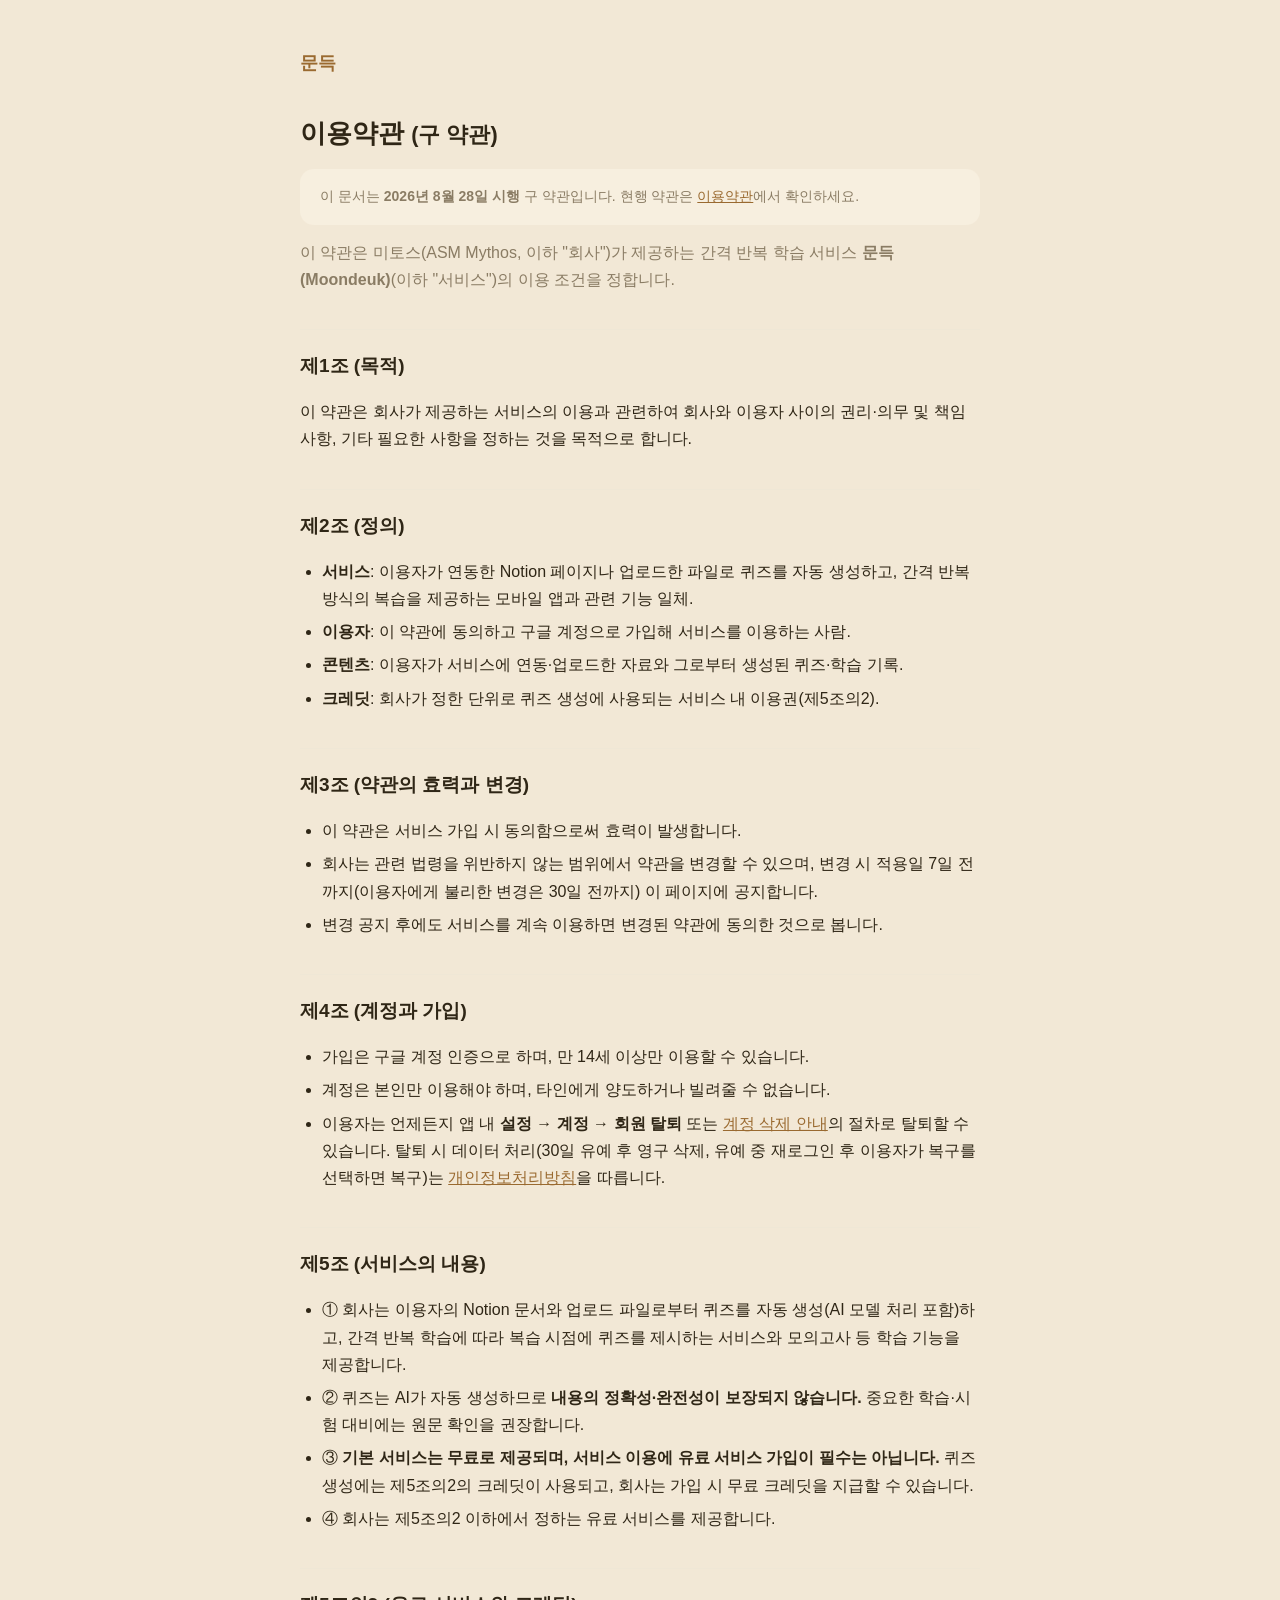
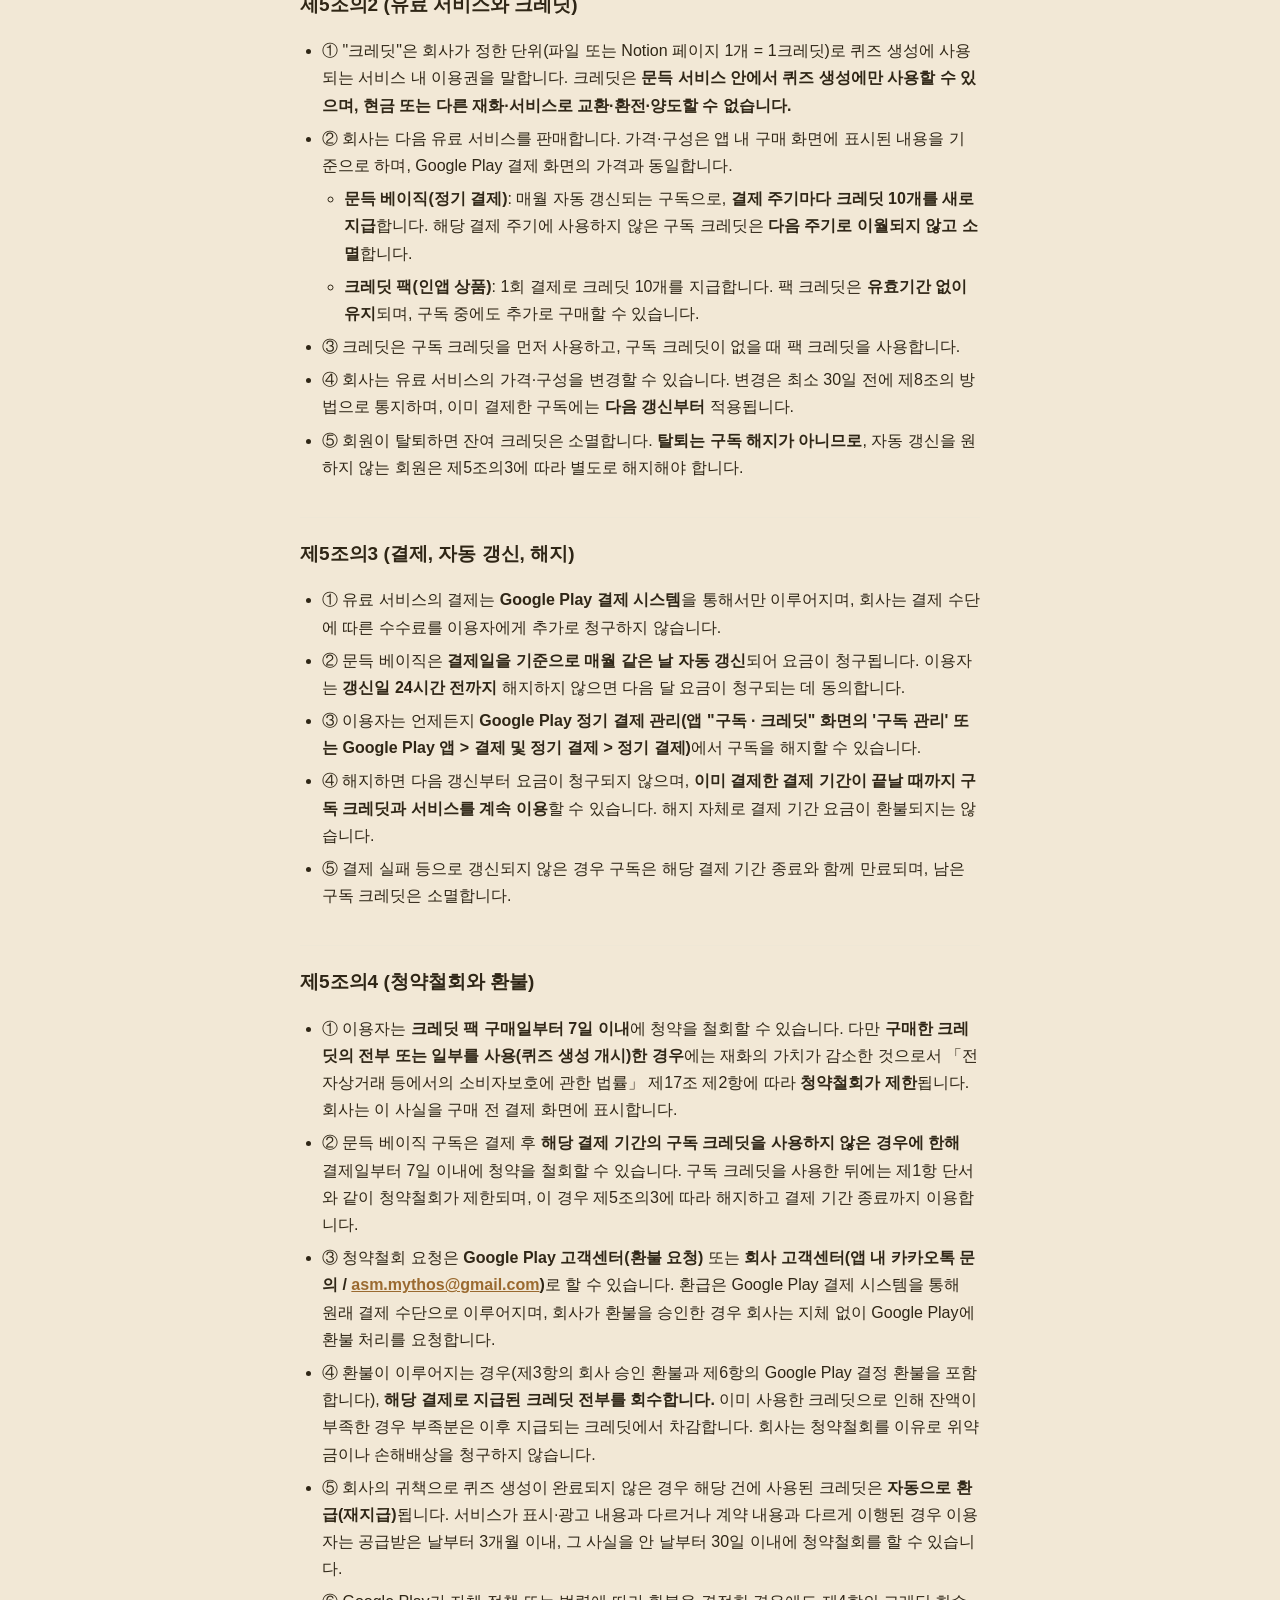
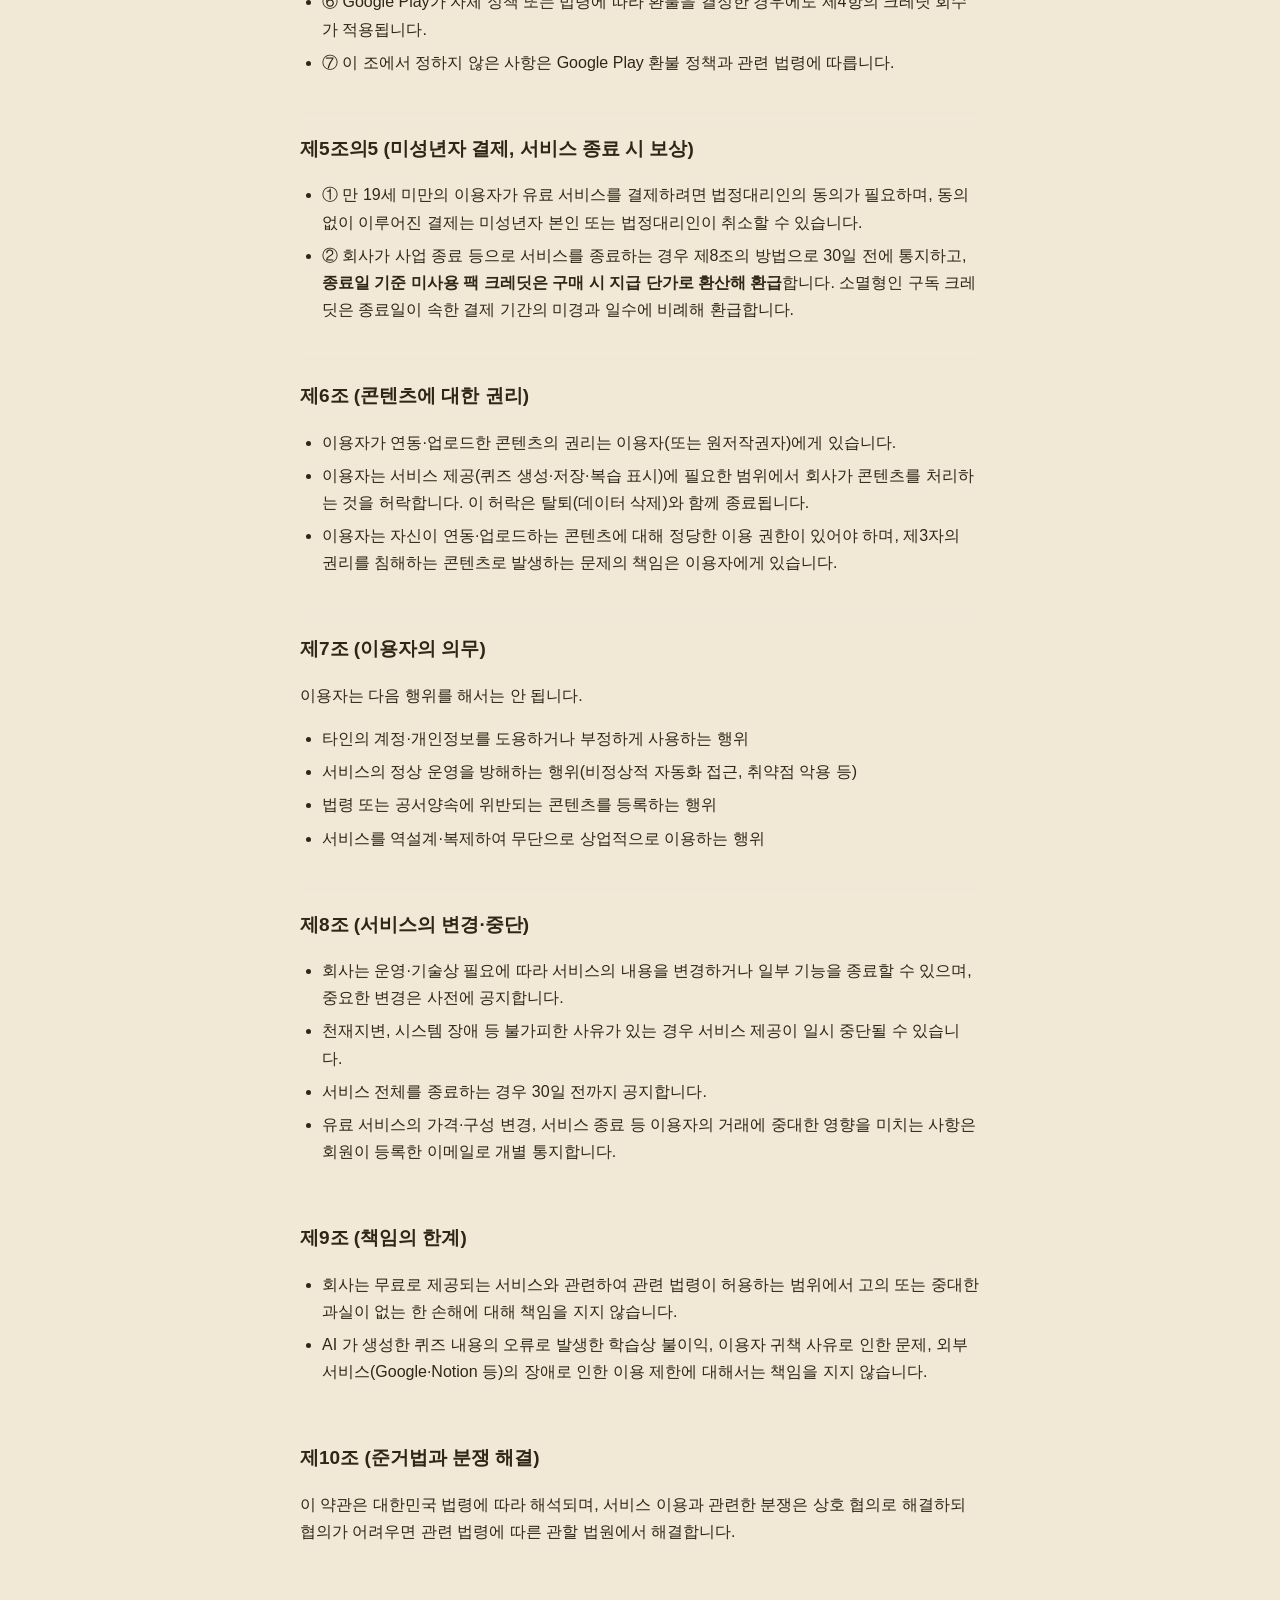
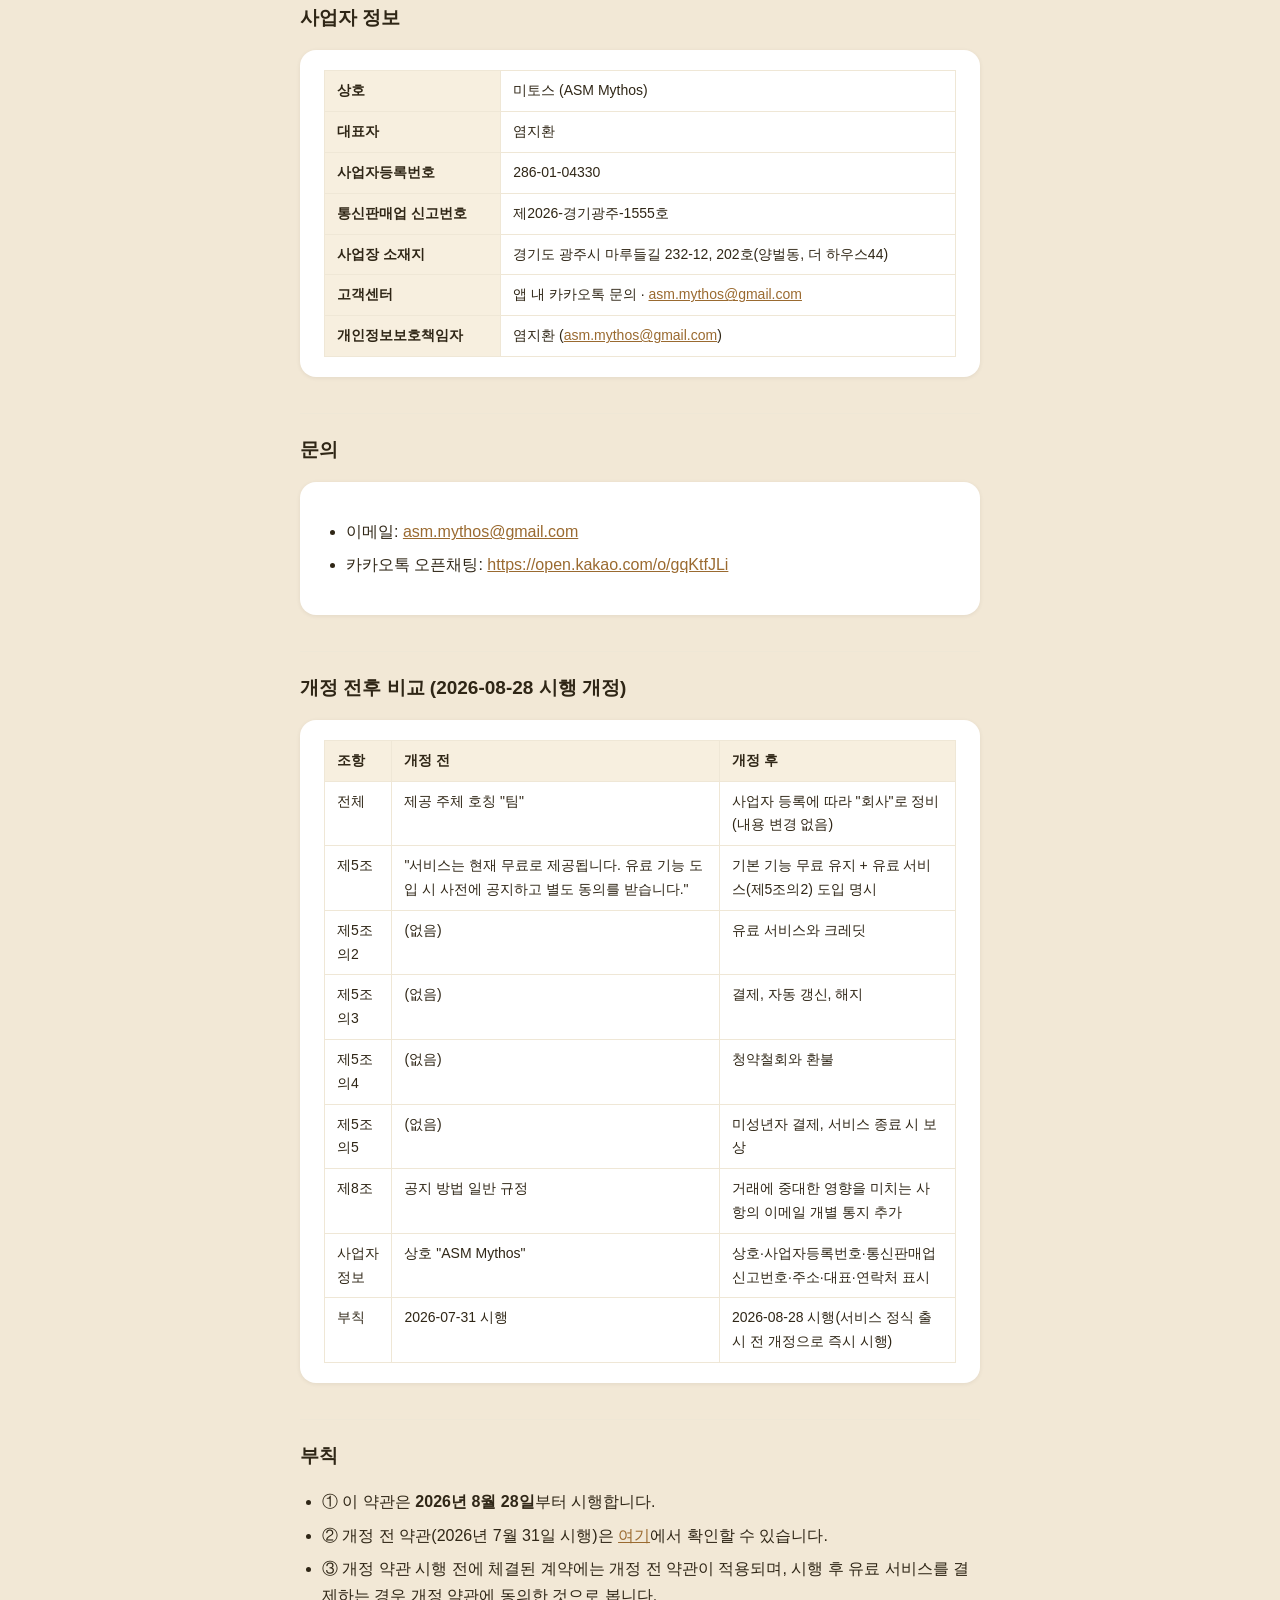
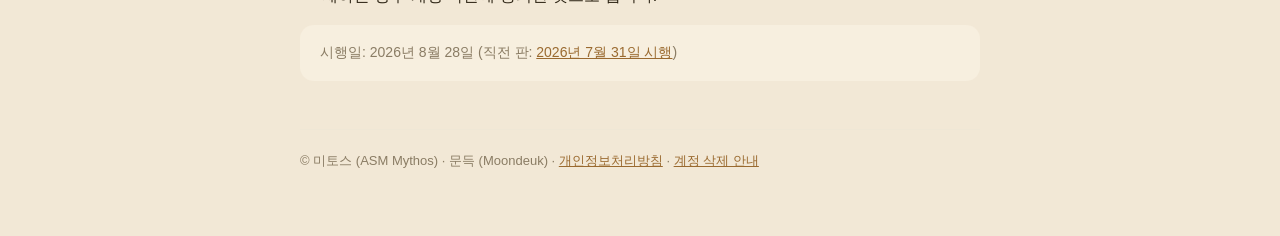
<file: terms-20260828.html>
<!doctype html>
<html lang="ko">
<head>
  <meta charset="utf-8">
  <meta name="viewport" content="width=device-width, initial-scale=1">
  <title>이용약관(구 약관, 2026-08-28 시행) — 문득 (Moondeuk)</title>
  <meta name="description" content="문득(Moondeuk) 서비스 이용약관(구 약관, 2026-08-28 시행)">
  <link rel="stylesheet" href="style.css">
</head>
<body>
  <div class="wrap">
    <header class="site"><a href="./">문득</a></header>

    <h1>이용약관 <small>(구 약관)</small></h1>
    <p class="notice">이 문서는 <strong>2026년 8월 28일 시행</strong> 구 약관입니다. 현행 약관은 <a href="terms.html">이용약관</a>에서 확인하세요.</p>
    <p class="lead">
      이 약관은 미토스(ASM Mythos, 이하 "회사")가 제공하는 간격 반복 학습 서비스
      <strong>문득(Moondeuk)</strong>(이하 "서비스")의 이용 조건을 정합니다.
    </p>

    <h2>제1조 (목적)</h2>
    <p>
      이 약관은 회사가 제공하는 서비스의 이용과 관련하여 회사와 이용자 사이의 권리·의무 및
      책임 사항, 기타 필요한 사항을 정하는 것을 목적으로 합니다.
    </p>

    <h2>제2조 (정의)</h2>
    <ul>
      <li><strong>서비스</strong>: 이용자가 연동한 Notion 페이지나 업로드한 파일로 퀴즈를 자동 생성하고, 간격 반복 방식의 복습을 제공하는 모바일 앱과 관련 기능 일체.</li>
      <li><strong>이용자</strong>: 이 약관에 동의하고 구글 계정으로 가입해 서비스를 이용하는 사람.</li>
      <li><strong>콘텐츠</strong>: 이용자가 서비스에 연동·업로드한 자료와 그로부터 생성된 퀴즈·학습 기록.</li>
      <li><strong>크레딧</strong>: 회사가 정한 단위로 퀴즈 생성에 사용되는 서비스 내 이용권(제5조의2).</li>
    </ul>

    <h2>제3조 (약관의 효력과 변경)</h2>
    <ul>
      <li>이 약관은 서비스 가입 시 동의함으로써 효력이 발생합니다.</li>
      <li>회사는 관련 법령을 위반하지 않는 범위에서 약관을 변경할 수 있으며, 변경 시 적용일 7일 전까지(이용자에게 불리한 변경은 30일 전까지) 이 페이지에 공지합니다.</li>
      <li>변경 공지 후에도 서비스를 계속 이용하면 변경된 약관에 동의한 것으로 봅니다.</li>
    </ul>

    <h2>제4조 (계정과 가입)</h2>
    <ul>
      <li>가입은 구글 계정 인증으로 하며, 만 14세 이상만 이용할 수 있습니다.</li>
      <li>계정은 본인만 이용해야 하며, 타인에게 양도하거나 빌려줄 수 없습니다.</li>
      <li>이용자는 언제든지 앱 내 <strong>설정 → 계정 → 회원 탈퇴</strong> 또는 <a href="account-deletion.html">계정 삭제 안내</a>의 절차로 탈퇴할 수 있습니다. 탈퇴 시 데이터 처리(30일 유예 후 영구 삭제, 유예 중 재로그인 후 이용자가 복구를 선택하면 복구)는 <a href="privacy.html">개인정보처리방침</a>을 따릅니다.</li>
    </ul>

    <h2>제5조 (서비스의 내용)</h2>
    <ul>
      <li>① 회사는 이용자의 Notion 문서와 업로드 파일로부터 퀴즈를 자동 생성(AI 모델 처리 포함)하고, 간격 반복 학습에 따라 복습 시점에 퀴즈를 제시하는 서비스와 모의고사 등 학습 기능을 제공합니다.</li>
      <li>② 퀴즈는 AI가 자동 생성하므로 <strong>내용의 정확성·완전성이 보장되지 않습니다.</strong> 중요한 학습·시험 대비에는 원문 확인을 권장합니다.</li>
      <li>③ <strong>기본 서비스는 무료로 제공되며, 서비스 이용에 유료 서비스 가입이 필수는 아닙니다.</strong> 퀴즈 생성에는 제5조의2의 크레딧이 사용되고, 회사는 가입 시 무료 크레딧을 지급할 수 있습니다.</li>
      <li>④ 회사는 제5조의2 이하에서 정하는 유료 서비스를 제공합니다.</li>
    </ul>

    <h2>제5조의2 (유료 서비스와 크레딧)</h2>
    <ul>
      <li>① "크레딧"은 회사가 정한 단위(파일 또는 Notion 페이지 1개 = 1크레딧)로 퀴즈 생성에 사용되는 서비스 내 이용권을 말합니다. 크레딧은 <strong>문득 서비스 안에서 퀴즈 생성에만 사용할 수 있으며, 현금 또는 다른 재화·서비스로 교환·환전·양도할 수 없습니다.</strong></li>
      <li>② 회사는 다음 유료 서비스를 판매합니다. 가격·구성은 앱 내 구매 화면에 표시된 내용을 기준으로 하며, Google Play 결제 화면의 가격과 동일합니다.
        <ul>
          <li><strong>문득 베이직(정기 결제)</strong>: 매월 자동 갱신되는 구독으로, <strong>결제 주기마다 크레딧 10개를 새로 지급</strong>합니다. 해당 결제 주기에 사용하지 않은 구독 크레딧은 <strong>다음 주기로 이월되지 않고 소멸</strong>합니다.</li>
          <li><strong>크레딧 팩(인앱 상품)</strong>: 1회 결제로 크레딧 10개를 지급합니다. 팩 크레딧은 <strong>유효기간 없이 유지</strong>되며, 구독 중에도 추가로 구매할 수 있습니다.</li>
        </ul>
      </li>
      <li>③ 크레딧은 구독 크레딧을 먼저 사용하고, 구독 크레딧이 없을 때 팩 크레딧을 사용합니다.</li>
      <li>④ 회사는 유료 서비스의 가격·구성을 변경할 수 있습니다. 변경은 최소 30일 전에 제8조의 방법으로 통지하며, 이미 결제한 구독에는 <strong>다음 갱신부터</strong> 적용됩니다.</li>
      <li>⑤ 회원이 탈퇴하면 잔여 크레딧은 소멸합니다. <strong>탈퇴는 구독 해지가 아니므로</strong>, 자동 갱신을 원하지 않는 회원은 제5조의3에 따라 별도로 해지해야 합니다.</li>
    </ul>

    <h2>제5조의3 (결제, 자동 갱신, 해지)</h2>
    <ul>
      <li>① 유료 서비스의 결제는 <strong>Google Play 결제 시스템</strong>을 통해서만 이루어지며, 회사는 결제 수단에 따른 수수료를 이용자에게 추가로 청구하지 않습니다.</li>
      <li>② 문득 베이직은 <strong>결제일을 기준으로 매월 같은 날 자동 갱신</strong>되어 요금이 청구됩니다. 이용자는 <strong>갱신일 24시간 전까지</strong> 해지하지 않으면 다음 달 요금이 청구되는 데 동의합니다.</li>
      <li>③ 이용자는 언제든지 <strong>Google Play 정기 결제 관리(앱 "구독 · 크레딧" 화면의 '구독 관리' 또는 Google Play 앱 &gt; 결제 및 정기 결제 &gt; 정기 결제)</strong>에서 구독을 해지할 수 있습니다.</li>
      <li>④ 해지하면 다음 갱신부터 요금이 청구되지 않으며, <strong>이미 결제한 결제 기간이 끝날 때까지 구독 크레딧과 서비스를 계속 이용</strong>할 수 있습니다. 해지 자체로 결제 기간 요금이 환불되지는 않습니다.</li>
      <li>⑤ 결제 실패 등으로 갱신되지 않은 경우 구독은 해당 결제 기간 종료와 함께 만료되며, 남은 구독 크레딧은 소멸합니다.</li>
    </ul>

    <h2>제5조의4 (청약철회와 환불)</h2>
    <ul>
      <li>① 이용자는 <strong>크레딧 팩 구매일부터 7일 이내</strong>에 청약을 철회할 수 있습니다. 다만 <strong>구매한 크레딧의 전부 또는 일부를 사용(퀴즈 생성 개시)한 경우</strong>에는 재화의 가치가 감소한 것으로서 「전자상거래 등에서의 소비자보호에 관한 법률」 제17조 제2항에 따라 <strong>청약철회가 제한</strong>됩니다. 회사는 이 사실을 구매 전 결제 화면에 표시합니다.</li>
      <li>② 문득 베이직 구독은 결제 후 <strong>해당 결제 기간의 구독 크레딧을 사용하지 않은 경우에 한해</strong> 결제일부터 7일 이내에 청약을 철회할 수 있습니다. 구독 크레딧을 사용한 뒤에는 제1항 단서와 같이 청약철회가 제한되며, 이 경우 제5조의3에 따라 해지하고 결제 기간 종료까지 이용합니다.</li>
      <li>③ 청약철회 요청은 <strong>Google Play 고객센터(환불 요청)</strong> 또는 <strong>회사 고객센터(앱 내 카카오톡 문의 / <a href="mailto:asm.mythos@gmail.com">asm.mythos@gmail.com</a>)</strong>로 할 수 있습니다. 환급은 Google Play 결제 시스템을 통해 원래 결제 수단으로 이루어지며, 회사가 환불을 승인한 경우 회사는 지체 없이 Google Play에 환불 처리를 요청합니다.</li>
      <li>④ 환불이 이루어지는 경우(제3항의 회사 승인 환불과 제6항의 Google Play 결정 환불을 포함합니다), <strong>해당 결제로 지급된 크레딧 전부를 회수합니다.</strong> 이미 사용한 크레딧으로 인해 잔액이 부족한 경우 부족분은 이후 지급되는 크레딧에서 차감합니다. 회사는 청약철회를 이유로 위약금이나 손해배상을 청구하지 않습니다.</li>
      <li>⑤ 회사의 귀책으로 퀴즈 생성이 완료되지 않은 경우 해당 건에 사용된 크레딧은 <strong>자동으로 환급(재지급)</strong>됩니다. 서비스가 표시·광고 내용과 다르거나 계약 내용과 다르게 이행된 경우 이용자는 공급받은 날부터 3개월 이내, 그 사실을 안 날부터 30일 이내에 청약철회를 할 수 있습니다.</li>
      <li>⑥ Google Play가 자체 정책 또는 법령에 따라 환불을 결정한 경우에도 제4항의 크레딧 회수가 적용됩니다.</li>
      <li>⑦ 이 조에서 정하지 않은 사항은 Google Play 환불 정책과 관련 법령에 따릅니다.</li>
    </ul>

    <h2>제5조의5 (미성년자 결제, 서비스 종료 시 보상)</h2>
    <ul>
      <li>① 만 19세 미만의 이용자가 유료 서비스를 결제하려면 법정대리인의 동의가 필요하며, 동의 없이 이루어진 결제는 미성년자 본인 또는 법정대리인이 취소할 수 있습니다.</li>
      <li>② 회사가 사업 종료 등으로 서비스를 종료하는 경우 제8조의 방법으로 30일 전에 통지하고, <strong>종료일 기준 미사용 팩 크레딧은 구매 시 지급 단가로 환산해 환급</strong>합니다. 소멸형인 구독 크레딧은 종료일이 속한 결제 기간의 미경과 일수에 비례해 환급합니다.</li>
    </ul>

    <h2>제6조 (콘텐츠에 대한 권리)</h2>
    <ul>
      <li>이용자가 연동·업로드한 콘텐츠의 권리는 이용자(또는 원저작권자)에게 있습니다.</li>
      <li>이용자는 서비스 제공(퀴즈 생성·저장·복습 표시)에 필요한 범위에서 회사가 콘텐츠를 처리하는 것을 허락합니다. 이 허락은 탈퇴(데이터 삭제)와 함께 종료됩니다.</li>
      <li>이용자는 자신이 연동·업로드하는 콘텐츠에 대해 정당한 이용 권한이 있어야 하며, 제3자의 권리를 침해하는 콘텐츠로 발생하는 문제의 책임은 이용자에게 있습니다.</li>
    </ul>

    <h2>제7조 (이용자의 의무)</h2>
    <p>이용자는 다음 행위를 해서는 안 됩니다.</p>
    <ul>
      <li>타인의 계정·개인정보를 도용하거나 부정하게 사용하는 행위</li>
      <li>서비스의 정상 운영을 방해하는 행위(비정상적 자동화 접근, 취약점 악용 등)</li>
      <li>법령 또는 공서양속에 위반되는 콘텐츠를 등록하는 행위</li>
      <li>서비스를 역설계·복제하여 무단으로 상업적으로 이용하는 행위</li>
    </ul>

    <h2>제8조 (서비스의 변경·중단)</h2>
    <ul>
      <li>회사는 운영·기술상 필요에 따라 서비스의 내용을 변경하거나 일부 기능을 종료할 수 있으며, 중요한 변경은 사전에 공지합니다.</li>
      <li>천재지변, 시스템 장애 등 불가피한 사유가 있는 경우 서비스 제공이 일시 중단될 수 있습니다.</li>
      <li>서비스 전체를 종료하는 경우 30일 전까지 공지합니다.</li>
      <li>유료 서비스의 가격·구성 변경, 서비스 종료 등 이용자의 거래에 중대한 영향을 미치는 사항은 회원이 등록한 이메일로 개별 통지합니다.</li>
    </ul>

    <h2>제9조 (책임의 한계)</h2>
    <ul>
      <li>회사는 무료로 제공되는 서비스와 관련하여 관련 법령이 허용하는 범위에서 고의 또는 중대한 과실이 없는 한 손해에 대해 책임을 지지 않습니다.</li>
      <li>AI 가 생성한 퀴즈 내용의 오류로 발생한 학습상 불이익, 이용자 귀책 사유로 인한 문제, 외부 서비스(Google·Notion 등)의 장애로 인한 이용 제한에 대해서는 책임을 지지 않습니다.</li>
    </ul>

    <h2>제10조 (준거법과 분쟁 해결)</h2>
    <p>
      이 약관은 대한민국 법령에 따라 해석되며, 서비스 이용과 관련한 분쟁은 상호 협의로 해결하되
      협의가 어려우면 관련 법령에 따른 관할 법원에서 해결합니다.
    </p>

    <h2>사업자 정보</h2>
    <div class="card">
      <table>
        <tbody>
          <tr><th>상호</th><td>미토스 (ASM Mythos)</td></tr>
          <tr><th>대표자</th><td>염지환</td></tr>
          <tr><th>사업자등록번호</th><td>286-01-04330</td></tr>
          <tr><th>통신판매업 신고번호</th><td>제2026-경기광주-1555호</td></tr>
          <tr><th>사업장 소재지</th><td>경기도 광주시 마루들길 232-12, 202호(양벌동, 더 하우스44)</td></tr>
          <tr><th>고객센터</th><td>앱 내 카카오톡 문의 · <a href="mailto:asm.mythos@gmail.com">asm.mythos@gmail.com</a></td></tr>
          <tr><th>개인정보보호책임자</th><td>염지환 (<a href="mailto:asm.mythos@gmail.com">asm.mythos@gmail.com</a>)</td></tr>
        </tbody>
      </table>
    </div>

    <h2>문의</h2>
    <div class="card">
      <ul>
        <li>이메일: <a href="mailto:asm.mythos@gmail.com">asm.mythos@gmail.com</a></li>
        <li>카카오톡 오픈채팅: <a href="https://open.kakao.com/o/gqKtfJLi">https://open.kakao.com/o/gqKtfJLi</a></li>
      </ul>
    </div>

    <h2>개정 전후 비교 (2026-08-28 시행 개정)</h2>
    <div class="card">
      <table>
        <thead>
          <tr><th>조항</th><th>개정 전</th><th>개정 후</th></tr>
        </thead>
        <tbody>
          <tr><td>전체</td><td>제공 주체 호칭 "팀"</td><td>사업자 등록에 따라 "회사"로 정비(내용 변경 없음)</td></tr>
          <tr><td>제5조</td><td>"서비스는 현재 무료로 제공됩니다. 유료 기능 도입 시 사전에 공지하고 별도 동의를 받습니다."</td><td>기본 기능 무료 유지 + 유료 서비스(제5조의2) 도입 명시</td></tr>
          <tr><td>제5조의2</td><td>(없음)</td><td>유료 서비스와 크레딧</td></tr>
          <tr><td>제5조의3</td><td>(없음)</td><td>결제, 자동 갱신, 해지</td></tr>
          <tr><td>제5조의4</td><td>(없음)</td><td>청약철회와 환불</td></tr>
          <tr><td>제5조의5</td><td>(없음)</td><td>미성년자 결제, 서비스 종료 시 보상</td></tr>
          <tr><td>제8조</td><td>공지 방법 일반 규정</td><td>거래에 중대한 영향을 미치는 사항의 이메일 개별 통지 추가</td></tr>
          <tr><td>사업자 정보</td><td>상호 "ASM Mythos"</td><td>상호·사업자등록번호·통신판매업 신고번호·주소·대표·연락처 표시</td></tr>
          <tr><td>부칙</td><td>2026-07-31 시행</td><td>2026-08-28 시행(서비스 정식 출시 전 개정으로 즉시 시행)</td></tr>
        </tbody>
      </table>
    </div>

    <h2>부칙</h2>
    <ul>
      <li>① 이 약관은 <strong>2026년 8월 28일</strong>부터 시행합니다.</li>
      <li>② 개정 전 약관(2026년 7월 31일 시행)은 <a href="terms-20260731.html">여기</a>에서 확인할 수 있습니다.</li>
      <li>③ 개정 약관 시행 전에 체결된 계약에는 개정 전 약관이 적용되며, 시행 후 유료 서비스를 결제하는 경우 개정 약관에 동의한 것으로 봅니다.</li>
    </ul>

    <p class="notice">시행일: 2026년 8월 28일 (직전 판: <a href="terms-20260731.html">2026년 7월 31일 시행</a>)</p>

    <footer class="site">© 미토스 (ASM Mythos) · 문득 (Moondeuk) · <a href="privacy.html">개인정보처리방침</a> · <a href="account-deletion.html">계정 삭제 안내</a></footer>
  </div>
</body>
</html>
</file>
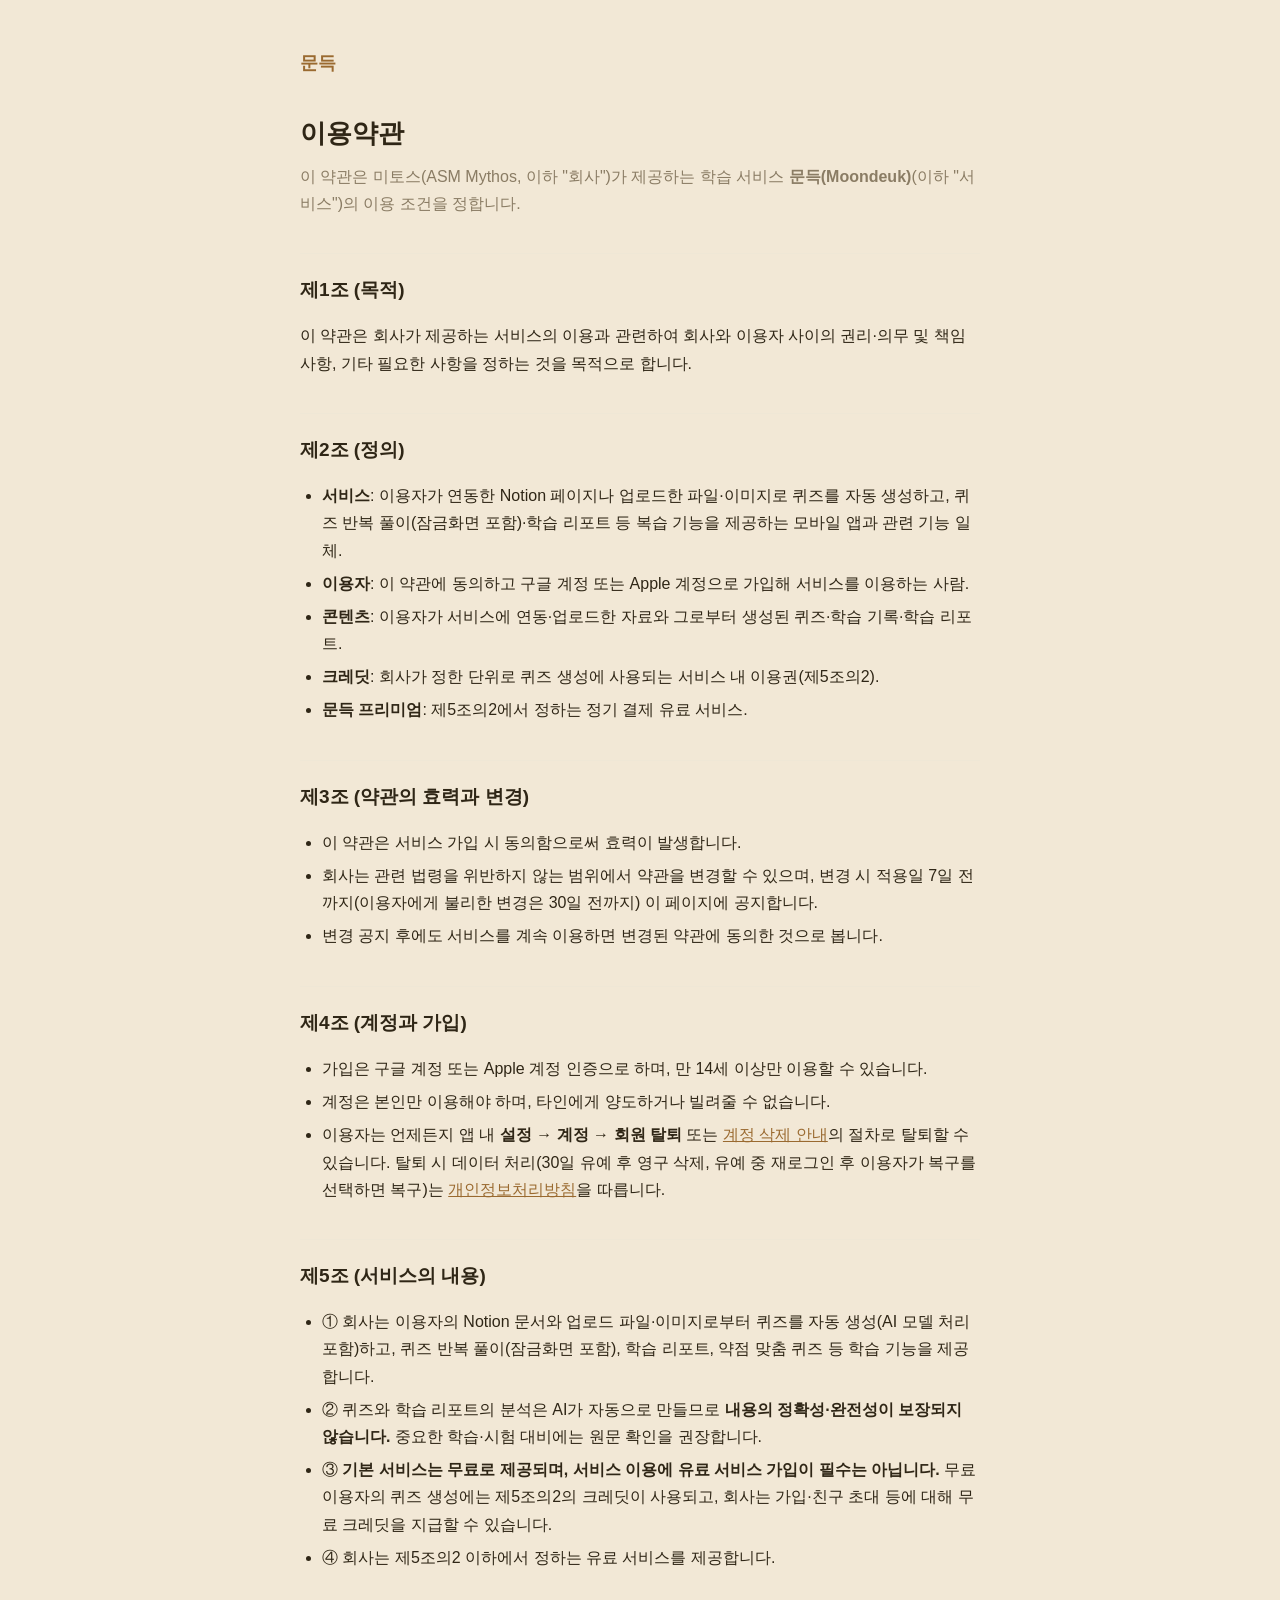
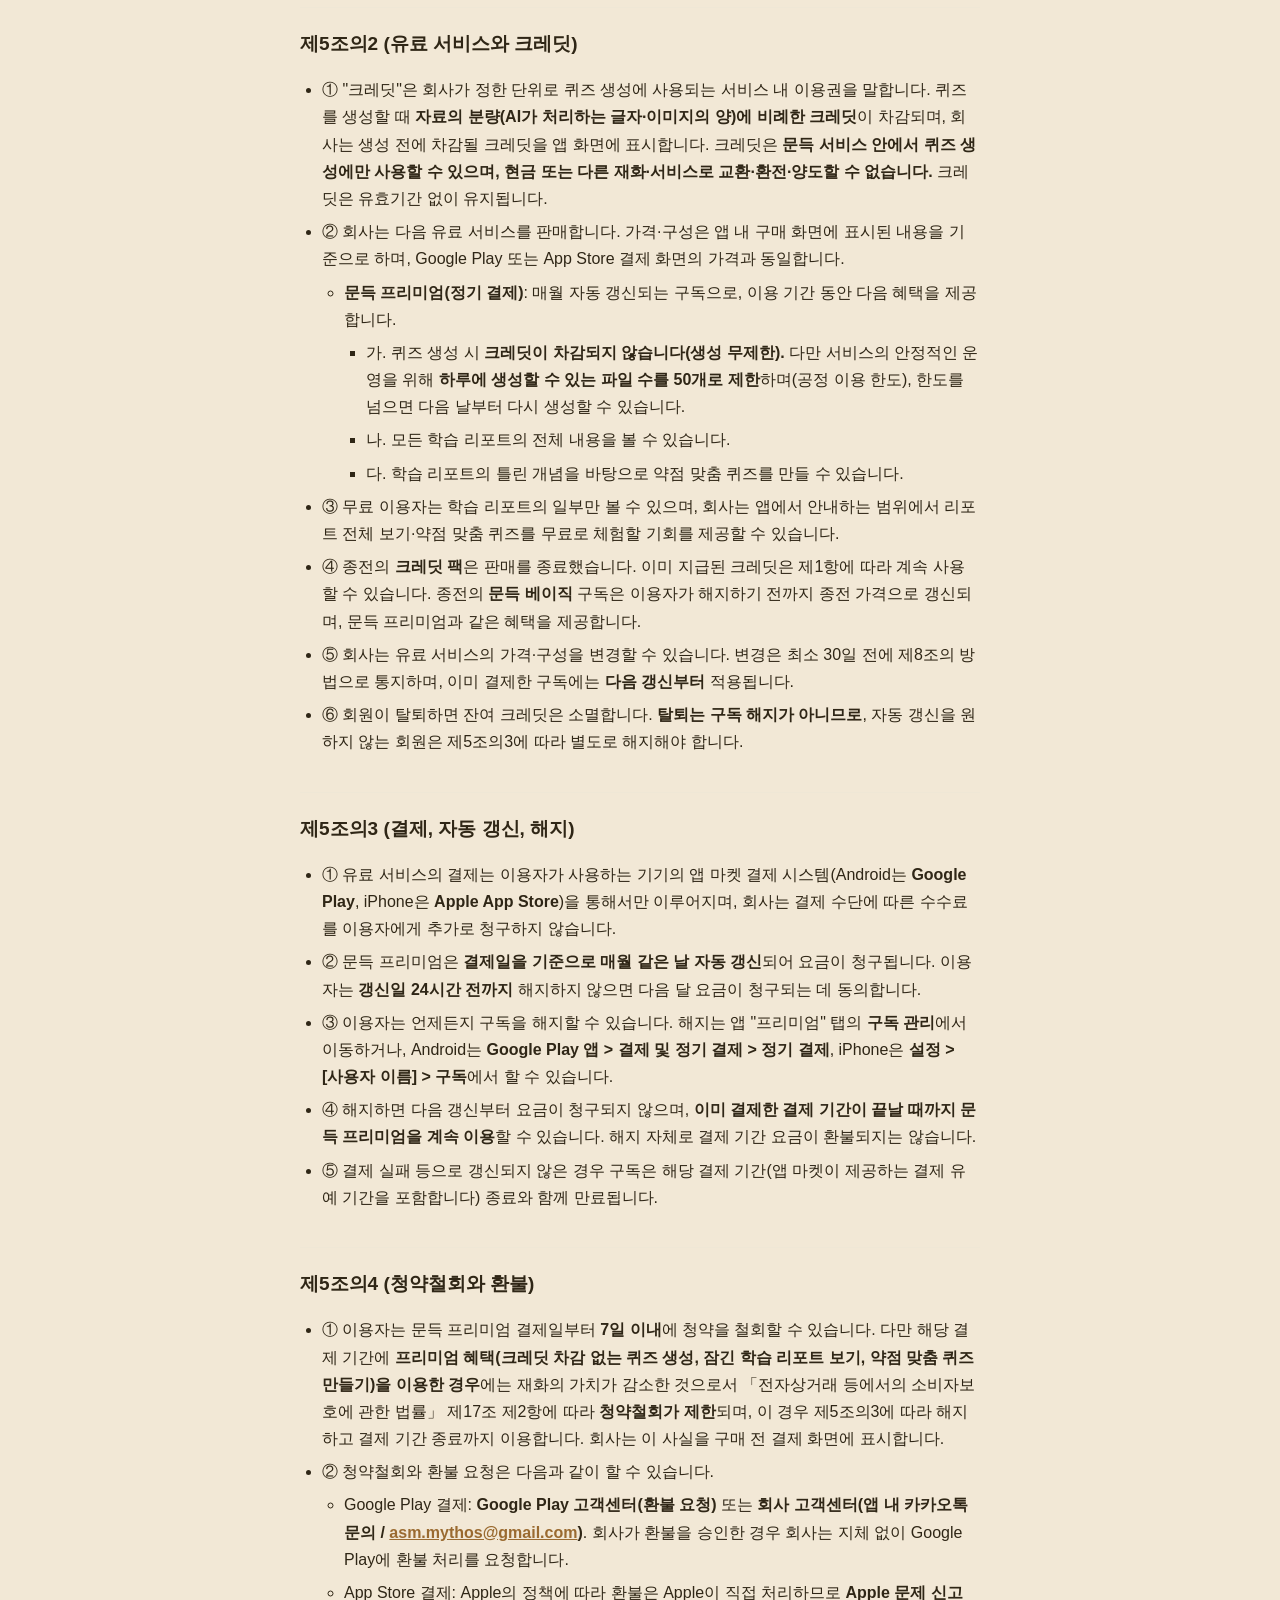
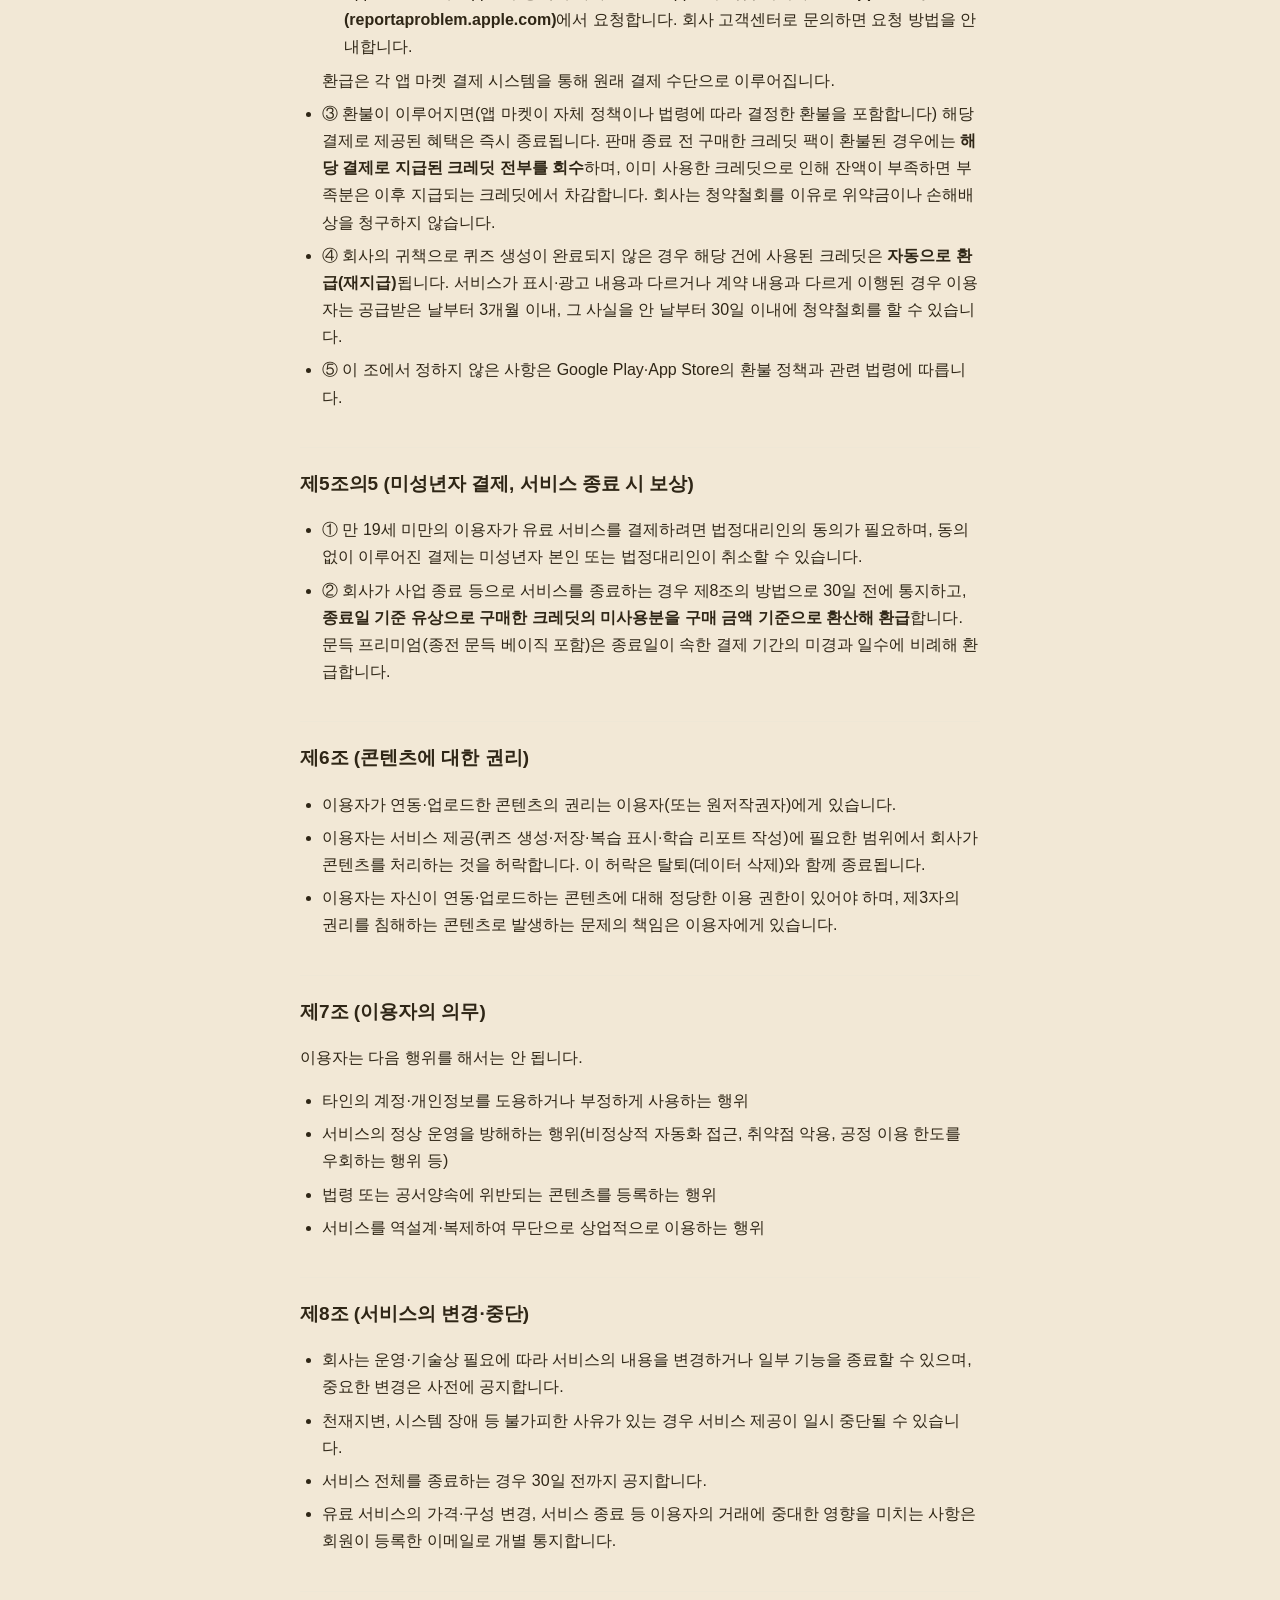
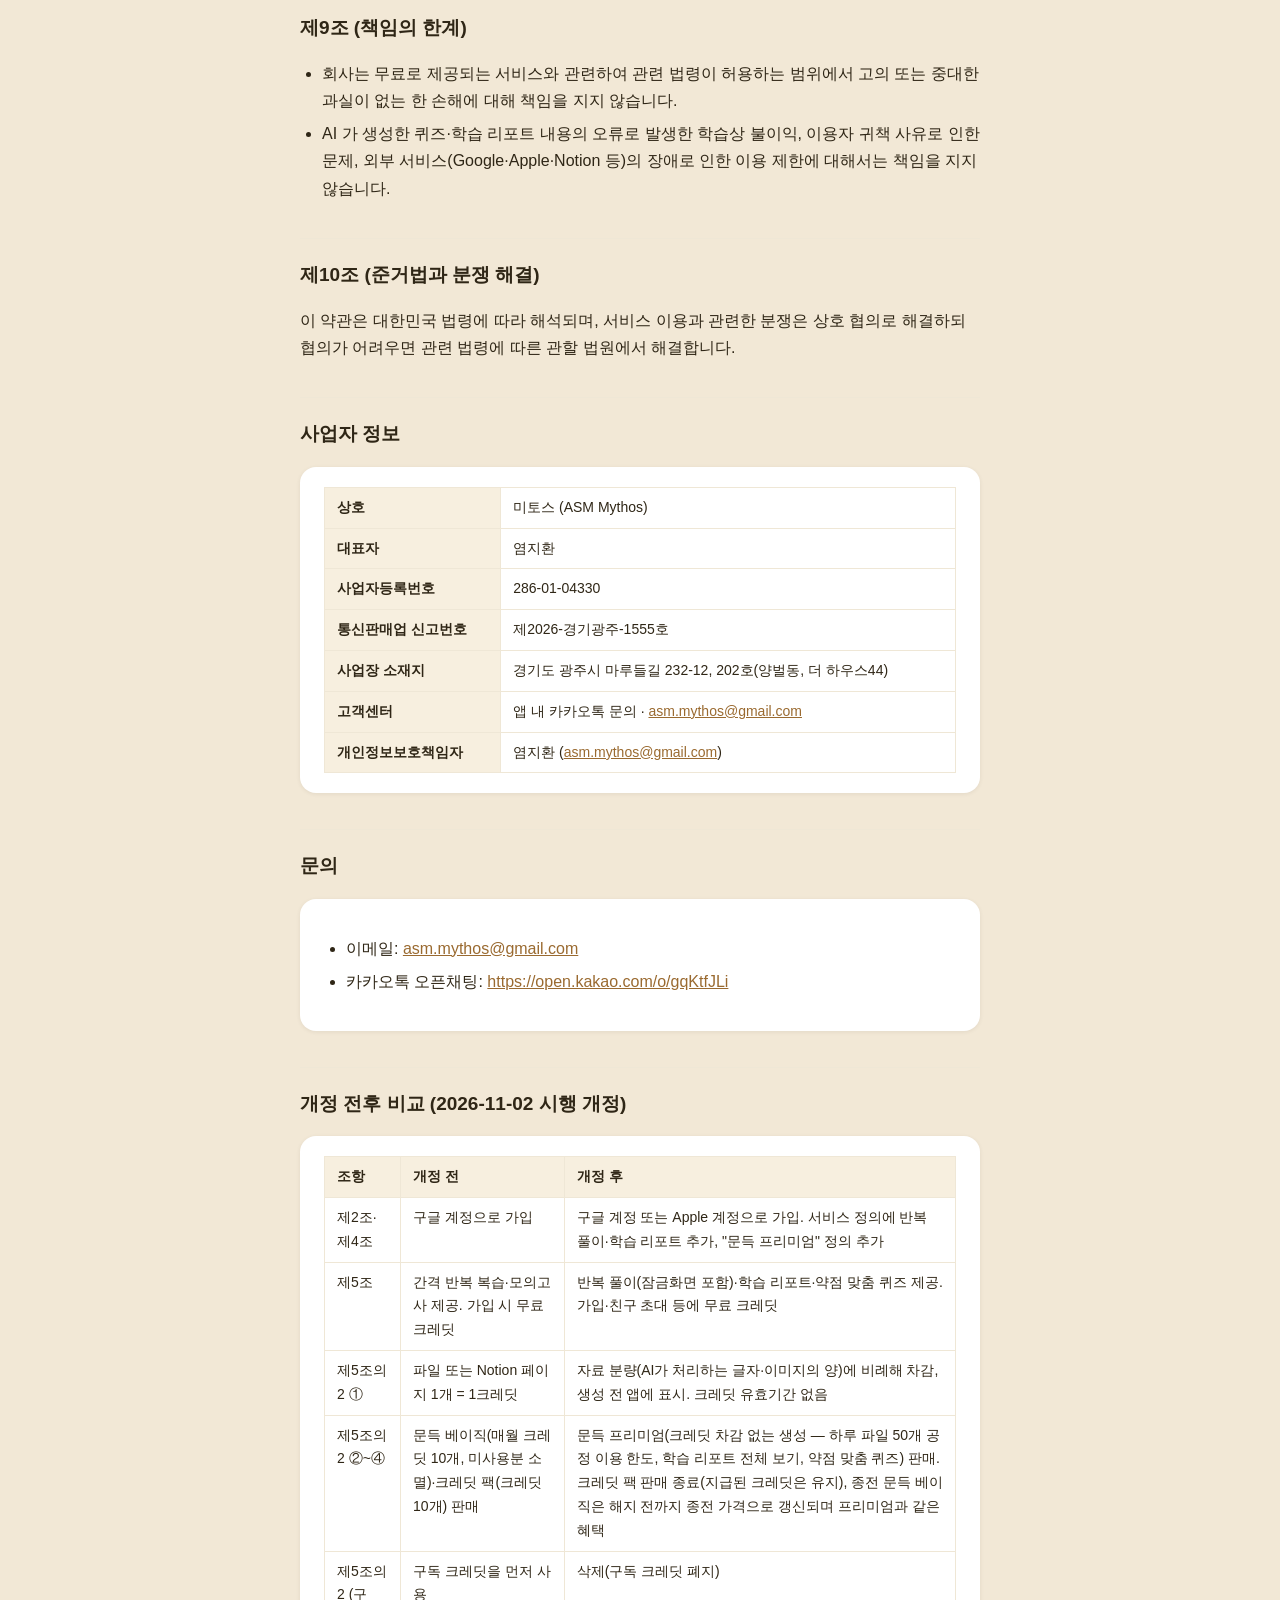
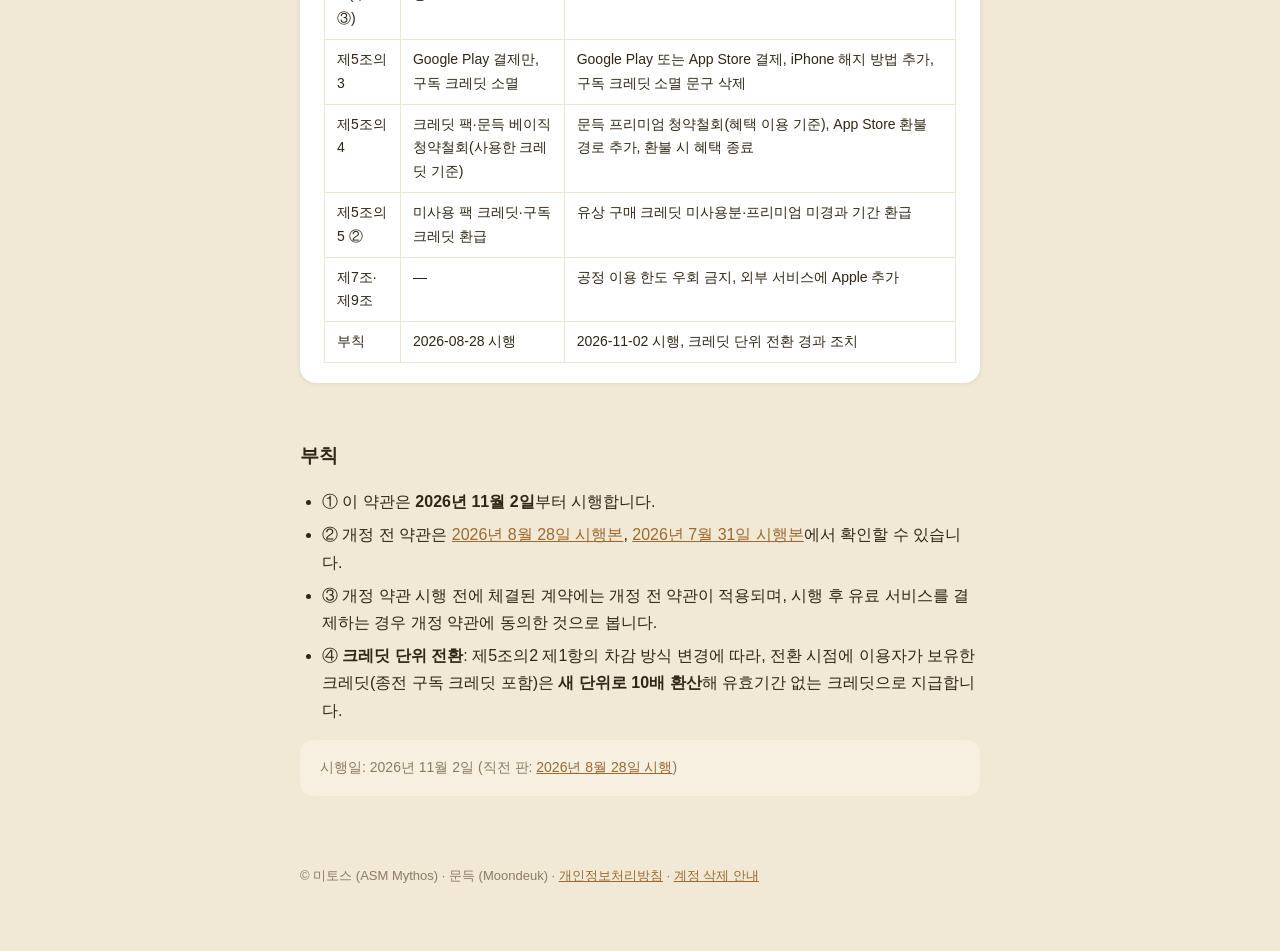
<file: terms.html>
<!doctype html>
<html lang="ko">
<head>
  <meta charset="utf-8">
  <meta name="viewport" content="width=device-width, initial-scale=1">
  <title>이용약관 — 문득 (Moondeuk)</title>
  <meta name="description" content="문득(Moondeuk) 서비스 이용약관 — 계정, 콘텐츠, 크레딧·프리미엄 구독 결제 등 서비스 이용 조건을 안내합니다.">
  <link rel="canonical" href="https://moondeuk.kr/terms.html">
  <link rel="stylesheet" href="style.css">
</head>
<body>
  <div class="wrap">
    <header class="site"><a href="./">문득</a></header>

    <h1>이용약관</h1>
    <p class="lead">
      이 약관은 미토스(ASM Mythos, 이하 "회사")가 제공하는 학습 서비스
      <strong>문득(Moondeuk)</strong>(이하 "서비스")의 이용 조건을 정합니다.
    </p>

    <h2>제1조 (목적)</h2>
    <p>
      이 약관은 회사가 제공하는 서비스의 이용과 관련하여 회사와 이용자 사이의 권리·의무 및
      책임 사항, 기타 필요한 사항을 정하는 것을 목적으로 합니다.
    </p>

    <h2>제2조 (정의)</h2>
    <ul>
      <li><strong>서비스</strong>: 이용자가 연동한 Notion 페이지나 업로드한 파일·이미지로 퀴즈를 자동 생성하고, 퀴즈 반복 풀이(잠금화면 포함)·학습 리포트 등 복습 기능을 제공하는 모바일 앱과 관련 기능 일체.</li>
      <li><strong>이용자</strong>: 이 약관에 동의하고 구글 계정 또는 Apple 계정으로 가입해 서비스를 이용하는 사람.</li>
      <li><strong>콘텐츠</strong>: 이용자가 서비스에 연동·업로드한 자료와 그로부터 생성된 퀴즈·학습 기록·학습 리포트.</li>
      <li><strong>크레딧</strong>: 회사가 정한 단위로 퀴즈 생성에 사용되는 서비스 내 이용권(제5조의2).</li>
      <li><strong>문득 프리미엄</strong>: 제5조의2에서 정하는 정기 결제 유료 서비스.</li>
    </ul>

    <h2>제3조 (약관의 효력과 변경)</h2>
    <ul>
      <li>이 약관은 서비스 가입 시 동의함으로써 효력이 발생합니다.</li>
      <li>회사는 관련 법령을 위반하지 않는 범위에서 약관을 변경할 수 있으며, 변경 시 적용일 7일 전까지(이용자에게 불리한 변경은 30일 전까지) 이 페이지에 공지합니다.</li>
      <li>변경 공지 후에도 서비스를 계속 이용하면 변경된 약관에 동의한 것으로 봅니다.</li>
    </ul>

    <h2>제4조 (계정과 가입)</h2>
    <ul>
      <li>가입은 구글 계정 또는 Apple 계정 인증으로 하며, 만 14세 이상만 이용할 수 있습니다.</li>
      <li>계정은 본인만 이용해야 하며, 타인에게 양도하거나 빌려줄 수 없습니다.</li>
      <li>이용자는 언제든지 앱 내 <strong>설정 → 계정 → 회원 탈퇴</strong> 또는 <a href="account-deletion.html">계정 삭제 안내</a>의 절차로 탈퇴할 수 있습니다. 탈퇴 시 데이터 처리(30일 유예 후 영구 삭제, 유예 중 재로그인 후 이용자가 복구를 선택하면 복구)는 <a href="privacy.html">개인정보처리방침</a>을 따릅니다.</li>
    </ul>

    <h2>제5조 (서비스의 내용)</h2>
    <ul>
      <li>① 회사는 이용자의 Notion 문서와 업로드 파일·이미지로부터 퀴즈를 자동 생성(AI 모델 처리 포함)하고, 퀴즈 반복 풀이(잠금화면 포함), 학습 리포트, 약점 맞춤 퀴즈 등 학습 기능을 제공합니다.</li>
      <li>② 퀴즈와 학습 리포트의 분석은 AI가 자동으로 만들므로 <strong>내용의 정확성·완전성이 보장되지 않습니다.</strong> 중요한 학습·시험 대비에는 원문 확인을 권장합니다.</li>
      <li>③ <strong>기본 서비스는 무료로 제공되며, 서비스 이용에 유료 서비스 가입이 필수는 아닙니다.</strong> 무료 이용자의 퀴즈 생성에는 제5조의2의 크레딧이 사용되고, 회사는 가입·친구 초대 등에 대해 무료 크레딧을 지급할 수 있습니다.</li>
      <li>④ 회사는 제5조의2 이하에서 정하는 유료 서비스를 제공합니다.</li>
    </ul>

    <h2>제5조의2 (유료 서비스와 크레딧)</h2>
    <ul>
      <li>① "크레딧"은 회사가 정한 단위로 퀴즈 생성에 사용되는 서비스 내 이용권을 말합니다. 퀴즈를 생성할 때 <strong>자료의 분량(AI가 처리하는 글자·이미지의 양)에 비례한 크레딧</strong>이 차감되며, 회사는 생성 전에 차감될 크레딧을 앱 화면에 표시합니다. 크레딧은 <strong>문득 서비스 안에서 퀴즈 생성에만 사용할 수 있으며, 현금 또는 다른 재화·서비스로 교환·환전·양도할 수 없습니다.</strong> 크레딧은 유효기간 없이 유지됩니다.</li>
      <li>② 회사는 다음 유료 서비스를 판매합니다. 가격·구성은 앱 내 구매 화면에 표시된 내용을 기준으로 하며, Google Play 또는 App Store 결제 화면의 가격과 동일합니다.
        <ul>
          <li><strong>문득 프리미엄(정기 결제)</strong>: 매월 자동 갱신되는 구독으로, 이용 기간 동안 다음 혜택을 제공합니다.
            <ul>
              <li>가. 퀴즈 생성 시 <strong>크레딧이 차감되지 않습니다(생성 무제한).</strong> 다만 서비스의 안정적인 운영을 위해 <strong>하루에 생성할 수 있는 파일 수를 50개로 제한</strong>하며(공정 이용 한도), 한도를 넘으면 다음 날부터 다시 생성할 수 있습니다.</li>
              <li>나. 모든 학습 리포트의 전체 내용을 볼 수 있습니다.</li>
              <li>다. 학습 리포트의 틀린 개념을 바탕으로 약점 맞춤 퀴즈를 만들 수 있습니다.</li>
            </ul>
          </li>
        </ul>
      </li>
      <li>③ 무료 이용자는 학습 리포트의 일부만 볼 수 있으며, 회사는 앱에서 안내하는 범위에서 리포트 전체 보기·약점 맞춤 퀴즈를 무료로 체험할 기회를 제공할 수 있습니다.</li>
      <li>④ 종전의 <strong>크레딧 팩</strong>은 판매를 종료했습니다. 이미 지급된 크레딧은 제1항에 따라 계속 사용할 수 있습니다. 종전의 <strong>문득 베이직</strong> 구독은 이용자가 해지하기 전까지 종전 가격으로 갱신되며, 문득 프리미엄과 같은 혜택을 제공합니다.</li>
      <li>⑤ 회사는 유료 서비스의 가격·구성을 변경할 수 있습니다. 변경은 최소 30일 전에 제8조의 방법으로 통지하며, 이미 결제한 구독에는 <strong>다음 갱신부터</strong> 적용됩니다.</li>
      <li>⑥ 회원이 탈퇴하면 잔여 크레딧은 소멸합니다. <strong>탈퇴는 구독 해지가 아니므로</strong>, 자동 갱신을 원하지 않는 회원은 제5조의3에 따라 별도로 해지해야 합니다.</li>
    </ul>

    <h2>제5조의3 (결제, 자동 갱신, 해지)</h2>
    <ul>
      <li>① 유료 서비스의 결제는 이용자가 사용하는 기기의 앱 마켓 결제 시스템(Android는 <strong>Google Play</strong>, iPhone은 <strong>Apple App Store</strong>)을 통해서만 이루어지며, 회사는 결제 수단에 따른 수수료를 이용자에게 추가로 청구하지 않습니다.</li>
      <li>② 문득 프리미엄은 <strong>결제일을 기준으로 매월 같은 날 자동 갱신</strong>되어 요금이 청구됩니다. 이용자는 <strong>갱신일 24시간 전까지</strong> 해지하지 않으면 다음 달 요금이 청구되는 데 동의합니다.</li>
      <li>③ 이용자는 언제든지 구독을 해지할 수 있습니다. 해지는 앱 "프리미엄" 탭의 <strong>구독 관리</strong>에서 이동하거나, Android는 <strong>Google Play 앱 &gt; 결제 및 정기 결제 &gt; 정기 결제</strong>, iPhone은 <strong>설정 &gt; [사용자 이름] &gt; 구독</strong>에서 할 수 있습니다.</li>
      <li>④ 해지하면 다음 갱신부터 요금이 청구되지 않으며, <strong>이미 결제한 결제 기간이 끝날 때까지 문득 프리미엄을 계속 이용</strong>할 수 있습니다. 해지 자체로 결제 기간 요금이 환불되지는 않습니다.</li>
      <li>⑤ 결제 실패 등으로 갱신되지 않은 경우 구독은 해당 결제 기간(앱 마켓이 제공하는 결제 유예 기간을 포함합니다) 종료와 함께 만료됩니다.</li>
    </ul>

    <h2>제5조의4 (청약철회와 환불)</h2>
    <ul>
      <li>① 이용자는 문득 프리미엄 결제일부터 <strong>7일 이내</strong>에 청약을 철회할 수 있습니다. 다만 해당 결제 기간에 <strong>프리미엄 혜택(크레딧 차감 없는 퀴즈 생성, 잠긴 학습 리포트 보기, 약점 맞춤 퀴즈 만들기)을 이용한 경우</strong>에는 재화의 가치가 감소한 것으로서 「전자상거래 등에서의 소비자보호에 관한 법률」 제17조 제2항에 따라 <strong>청약철회가 제한</strong>되며, 이 경우 제5조의3에 따라 해지하고 결제 기간 종료까지 이용합니다. 회사는 이 사실을 구매 전 결제 화면에 표시합니다.</li>
      <li>② 청약철회와 환불 요청은 다음과 같이 할 수 있습니다.
        <ul>
          <li>Google Play 결제: <strong>Google Play 고객센터(환불 요청)</strong> 또는 <strong>회사 고객센터(앱 내 카카오톡 문의 / <a href="mailto:asm.mythos@gmail.com">asm.mythos@gmail.com</a>)</strong>. 회사가 환불을 승인한 경우 회사는 지체 없이 Google Play에 환불 처리를 요청합니다.</li>
          <li>App Store 결제: Apple의 정책에 따라 환불은 Apple이 직접 처리하므로 <strong>Apple 문제 신고(reportaproblem.apple.com)</strong>에서 요청합니다. 회사 고객센터로 문의하면 요청 방법을 안내합니다.</li>
        </ul>
        환급은 각 앱 마켓 결제 시스템을 통해 원래 결제 수단으로 이루어집니다.
      </li>
      <li>③ 환불이 이루어지면(앱 마켓이 자체 정책이나 법령에 따라 결정한 환불을 포함합니다) 해당 결제로 제공된 혜택은 즉시 종료됩니다. 판매 종료 전 구매한 크레딧 팩이 환불된 경우에는 <strong>해당 결제로 지급된 크레딧 전부를 회수</strong>하며, 이미 사용한 크레딧으로 인해 잔액이 부족하면 부족분은 이후 지급되는 크레딧에서 차감합니다. 회사는 청약철회를 이유로 위약금이나 손해배상을 청구하지 않습니다.</li>
      <li>④ 회사의 귀책으로 퀴즈 생성이 완료되지 않은 경우 해당 건에 사용된 크레딧은 <strong>자동으로 환급(재지급)</strong>됩니다. 서비스가 표시·광고 내용과 다르거나 계약 내용과 다르게 이행된 경우 이용자는 공급받은 날부터 3개월 이내, 그 사실을 안 날부터 30일 이내에 청약철회를 할 수 있습니다.</li>
      <li>⑤ 이 조에서 정하지 않은 사항은 Google Play·App Store의 환불 정책과 관련 법령에 따릅니다.</li>
    </ul>

    <h2>제5조의5 (미성년자 결제, 서비스 종료 시 보상)</h2>
    <ul>
      <li>① 만 19세 미만의 이용자가 유료 서비스를 결제하려면 법정대리인의 동의가 필요하며, 동의 없이 이루어진 결제는 미성년자 본인 또는 법정대리인이 취소할 수 있습니다.</li>
      <li>② 회사가 사업 종료 등으로 서비스를 종료하는 경우 제8조의 방법으로 30일 전에 통지하고, <strong>종료일 기준 유상으로 구매한 크레딧의 미사용분을 구매 금액 기준으로 환산해 환급</strong>합니다. 문득 프리미엄(종전 문득 베이직 포함)은 종료일이 속한 결제 기간의 미경과 일수에 비례해 환급합니다.</li>
    </ul>

    <h2>제6조 (콘텐츠에 대한 권리)</h2>
    <ul>
      <li>이용자가 연동·업로드한 콘텐츠의 권리는 이용자(또는 원저작권자)에게 있습니다.</li>
      <li>이용자는 서비스 제공(퀴즈 생성·저장·복습 표시·학습 리포트 작성)에 필요한 범위에서 회사가 콘텐츠를 처리하는 것을 허락합니다. 이 허락은 탈퇴(데이터 삭제)와 함께 종료됩니다.</li>
      <li>이용자는 자신이 연동·업로드하는 콘텐츠에 대해 정당한 이용 권한이 있어야 하며, 제3자의 권리를 침해하는 콘텐츠로 발생하는 문제의 책임은 이용자에게 있습니다.</li>
    </ul>

    <h2>제7조 (이용자의 의무)</h2>
    <p>이용자는 다음 행위를 해서는 안 됩니다.</p>
    <ul>
      <li>타인의 계정·개인정보를 도용하거나 부정하게 사용하는 행위</li>
      <li>서비스의 정상 운영을 방해하는 행위(비정상적 자동화 접근, 취약점 악용, 공정 이용 한도를 우회하는 행위 등)</li>
      <li>법령 또는 공서양속에 위반되는 콘텐츠를 등록하는 행위</li>
      <li>서비스를 역설계·복제하여 무단으로 상업적으로 이용하는 행위</li>
    </ul>

    <h2>제8조 (서비스의 변경·중단)</h2>
    <ul>
      <li>회사는 운영·기술상 필요에 따라 서비스의 내용을 변경하거나 일부 기능을 종료할 수 있으며, 중요한 변경은 사전에 공지합니다.</li>
      <li>천재지변, 시스템 장애 등 불가피한 사유가 있는 경우 서비스 제공이 일시 중단될 수 있습니다.</li>
      <li>서비스 전체를 종료하는 경우 30일 전까지 공지합니다.</li>
      <li>유료 서비스의 가격·구성 변경, 서비스 종료 등 이용자의 거래에 중대한 영향을 미치는 사항은 회원이 등록한 이메일로 개별 통지합니다.</li>
    </ul>

    <h2>제9조 (책임의 한계)</h2>
    <ul>
      <li>회사는 무료로 제공되는 서비스와 관련하여 관련 법령이 허용하는 범위에서 고의 또는 중대한 과실이 없는 한 손해에 대해 책임을 지지 않습니다.</li>
      <li>AI 가 생성한 퀴즈·학습 리포트 내용의 오류로 발생한 학습상 불이익, 이용자 귀책 사유로 인한 문제, 외부 서비스(Google·Apple·Notion 등)의 장애로 인한 이용 제한에 대해서는 책임을 지지 않습니다.</li>
    </ul>

    <h2>제10조 (준거법과 분쟁 해결)</h2>
    <p>
      이 약관은 대한민국 법령에 따라 해석되며, 서비스 이용과 관련한 분쟁은 상호 협의로 해결하되
      협의가 어려우면 관련 법령에 따른 관할 법원에서 해결합니다.
    </p>

    <h2>사업자 정보</h2>
    <div class="card">
      <table>
        <tbody>
          <tr><th>상호</th><td>미토스 (ASM Mythos)</td></tr>
          <tr><th>대표자</th><td>염지환</td></tr>
          <tr><th>사업자등록번호</th><td>286-01-04330</td></tr>
          <tr><th>통신판매업 신고번호</th><td>제2026-경기광주-1555호</td></tr>
          <tr><th>사업장 소재지</th><td>경기도 광주시 마루들길 232-12, 202호(양벌동, 더 하우스44)</td></tr>
          <tr><th>고객센터</th><td>앱 내 카카오톡 문의 · <a href="mailto:asm.mythos@gmail.com">asm.mythos@gmail.com</a></td></tr>
          <tr><th>개인정보보호책임자</th><td>염지환 (<a href="mailto:asm.mythos@gmail.com">asm.mythos@gmail.com</a>)</td></tr>
        </tbody>
      </table>
    </div>

    <h2>문의</h2>
    <div class="card">
      <ul>
        <li>이메일: <a href="mailto:asm.mythos@gmail.com">asm.mythos@gmail.com</a></li>
        <li>카카오톡 오픈채팅: <a href="https://open.kakao.com/o/gqKtfJLi">https://open.kakao.com/o/gqKtfJLi</a></li>
      </ul>
    </div>

    <h2>개정 전후 비교 (2026-11-02 시행 개정)</h2>
    <div class="card">
      <table>
        <thead>
          <tr><th>조항</th><th>개정 전</th><th>개정 후</th></tr>
        </thead>
        <tbody>
          <tr><td>제2조·제4조</td><td>구글 계정으로 가입</td><td>구글 계정 또는 Apple 계정으로 가입. 서비스 정의에 반복 풀이·학습 리포트 추가, "문득 프리미엄" 정의 추가</td></tr>
          <tr><td>제5조</td><td>간격 반복 복습·모의고사 제공. 가입 시 무료 크레딧</td><td>반복 풀이(잠금화면 포함)·학습 리포트·약점 맞춤 퀴즈 제공. 가입·친구 초대 등에 무료 크레딧</td></tr>
          <tr><td>제5조의2 ①</td><td>파일 또는 Notion 페이지 1개 = 1크레딧</td><td>자료 분량(AI가 처리하는 글자·이미지의 양)에 비례해 차감, 생성 전 앱에 표시. 크레딧 유효기간 없음</td></tr>
          <tr><td>제5조의2 ②~④</td><td>문득 베이직(매월 크레딧 10개, 미사용분 소멸)·크레딧 팩(크레딧 10개) 판매</td><td>문득 프리미엄(크레딧 차감 없는 생성 — 하루 파일 50개 공정 이용 한도, 학습 리포트 전체 보기, 약점 맞춤 퀴즈) 판매. 크레딧 팩 판매 종료(지급된 크레딧은 유지), 종전 문득 베이직은 해지 전까지 종전 가격으로 갱신되며 프리미엄과 같은 혜택</td></tr>
          <tr><td>제5조의2 (구 ③)</td><td>구독 크레딧을 먼저 사용</td><td>삭제(구독 크레딧 폐지)</td></tr>
          <tr><td>제5조의3</td><td>Google Play 결제만, 구독 크레딧 소멸</td><td>Google Play 또는 App Store 결제, iPhone 해지 방법 추가, 구독 크레딧 소멸 문구 삭제</td></tr>
          <tr><td>제5조의4</td><td>크레딧 팩·문득 베이직 청약철회(사용한 크레딧 기준)</td><td>문득 프리미엄 청약철회(혜택 이용 기준), App Store 환불 경로 추가, 환불 시 혜택 종료</td></tr>
          <tr><td>제5조의5 ②</td><td>미사용 팩 크레딧·구독 크레딧 환급</td><td>유상 구매 크레딧 미사용분·프리미엄 미경과 기간 환급</td></tr>
          <tr><td>제7조·제9조</td><td>—</td><td>공정 이용 한도 우회 금지, 외부 서비스에 Apple 추가</td></tr>
          <tr><td>부칙</td><td>2026-08-28 시행</td><td>2026-11-02 시행, 크레딧 단위 전환 경과 조치</td></tr>
        </tbody>
      </table>
    </div>

    <h2>부칙</h2>
    <ul>
      <li>① 이 약관은 <strong>2026년 11월 2일</strong>부터 시행합니다.</li>
      <li>② 개정 전 약관은 <a href="terms-20260828.html">2026년 8월 28일 시행본</a>, <a href="terms-20260731.html">2026년 7월 31일 시행본</a>에서 확인할 수 있습니다.</li>
      <li>③ 개정 약관 시행 전에 체결된 계약에는 개정 전 약관이 적용되며, 시행 후 유료 서비스를 결제하는 경우 개정 약관에 동의한 것으로 봅니다.</li>
      <li>④ <strong>크레딧 단위 전환</strong>: 제5조의2 제1항의 차감 방식 변경에 따라, 전환 시점에 이용자가 보유한 크레딧(종전 구독 크레딧 포함)은 <strong>새 단위로 10배 환산</strong>해 유효기간 없는 크레딧으로 지급합니다.</li>
    </ul>

    <p class="notice">시행일: 2026년 11월 2일 (직전 판: <a href="terms-20260828.html">2026년 8월 28일 시행</a>)</p>

    <footer class="site">© 미토스 (ASM Mythos) · 문득 (Moondeuk) · <a href="privacy.html">개인정보처리방침</a> · <a href="account-deletion.html">계정 삭제 안내</a></footer>
  </div>
</body>
</html>
</file>
<file: style.css>
/* 문득 공개 웹 — 앱 팔레트(moondeuk-android ui/theme/Color.kt)와 동일 */
:root {
  --cream: #f2e8d6;
  --cream-dark: #ede3cf;
  --darker-cream: #f7efdf;
  --camel: #c0894a;
  --camel-dark: #9a6a30;
  --text-primary: #2f2616;
  --text-secondary: #8a7c64;
  --divider: #efe7d6;
  --danger: #d96b5c;
}

* {
  box-sizing: border-box;
}

body {
  margin: 0;
  background: var(--cream);
  color: var(--text-primary);
  font-family: "Apple SD Gothic Neo", "Noto Sans KR", "Malgun Gothic", sans-serif;
  line-height: 1.7;
  font-size: 16px;
}

.wrap {
  max-width: 720px;
  margin: 0 auto;
  padding: 32px 20px 64px;
}

header.site {
  padding-top: 16px;
  margin-bottom: 32px;
}

header.site a {
  color: var(--camel-dark);
  text-decoration: none;
  font-weight: 700;
  font-size: 18px;
}

h1 {
  font-size: 26px;
  margin: 0 0 8px;
}

h2 {
  font-size: 19px;
  margin: 36px 0 12px;
  padding-top: 20px;
  border-top: 1px solid var(--divider);
}

p.lead {
  color: var(--text-secondary);
  margin-top: 0;
}

.card {
  background: #fff;
  border-radius: 16px;
  padding: 20px 24px;
  margin: 16px 0;
  box-shadow: 0 1px 4px rgba(47, 38, 22, 0.08);
}

.notice {
  background: var(--darker-cream);
  border-radius: 14px;
  padding: 16px 20px;
  color: var(--text-secondary);
  font-size: 14px;
}

.danger {
  color: var(--danger);
  font-weight: 700;
}

ul {
  padding-left: 22px;
}

li {
  margin: 6px 0;
}

a {
  color: var(--camel-dark);
}

.btn {
  display: inline-block;
  background: var(--camel);
  color: #fff;
  text-decoration: none;
  font-weight: 700;
  padding: 12px 24px;
  border-radius: 12px;
  margin: 8px 8px 0 0;
}

.btn.secondary {
  background: #fff;
  color: var(--camel-dark);
  border: 1px solid var(--cream-dark);
}

table {
  width: 100%;
  border-collapse: collapse;
  font-size: 14px;
}

th,
td {
  border: 1px solid var(--divider);
  padding: 8px 12px;
  text-align: left;
  vertical-align: top;
  background: #fff;
}

th {
  background: var(--darker-cream);
}

footer.site {
  margin-top: 48px;
  padding-top: 20px;
  border-top: 1px solid var(--divider);
  color: var(--text-secondary);
  font-size: 13px;
}

/* 표 안의 보조 설명(연락처·단서) */
.muted {
  color: #8a7c64;
  font-size: 0.85em;
}
</file>
